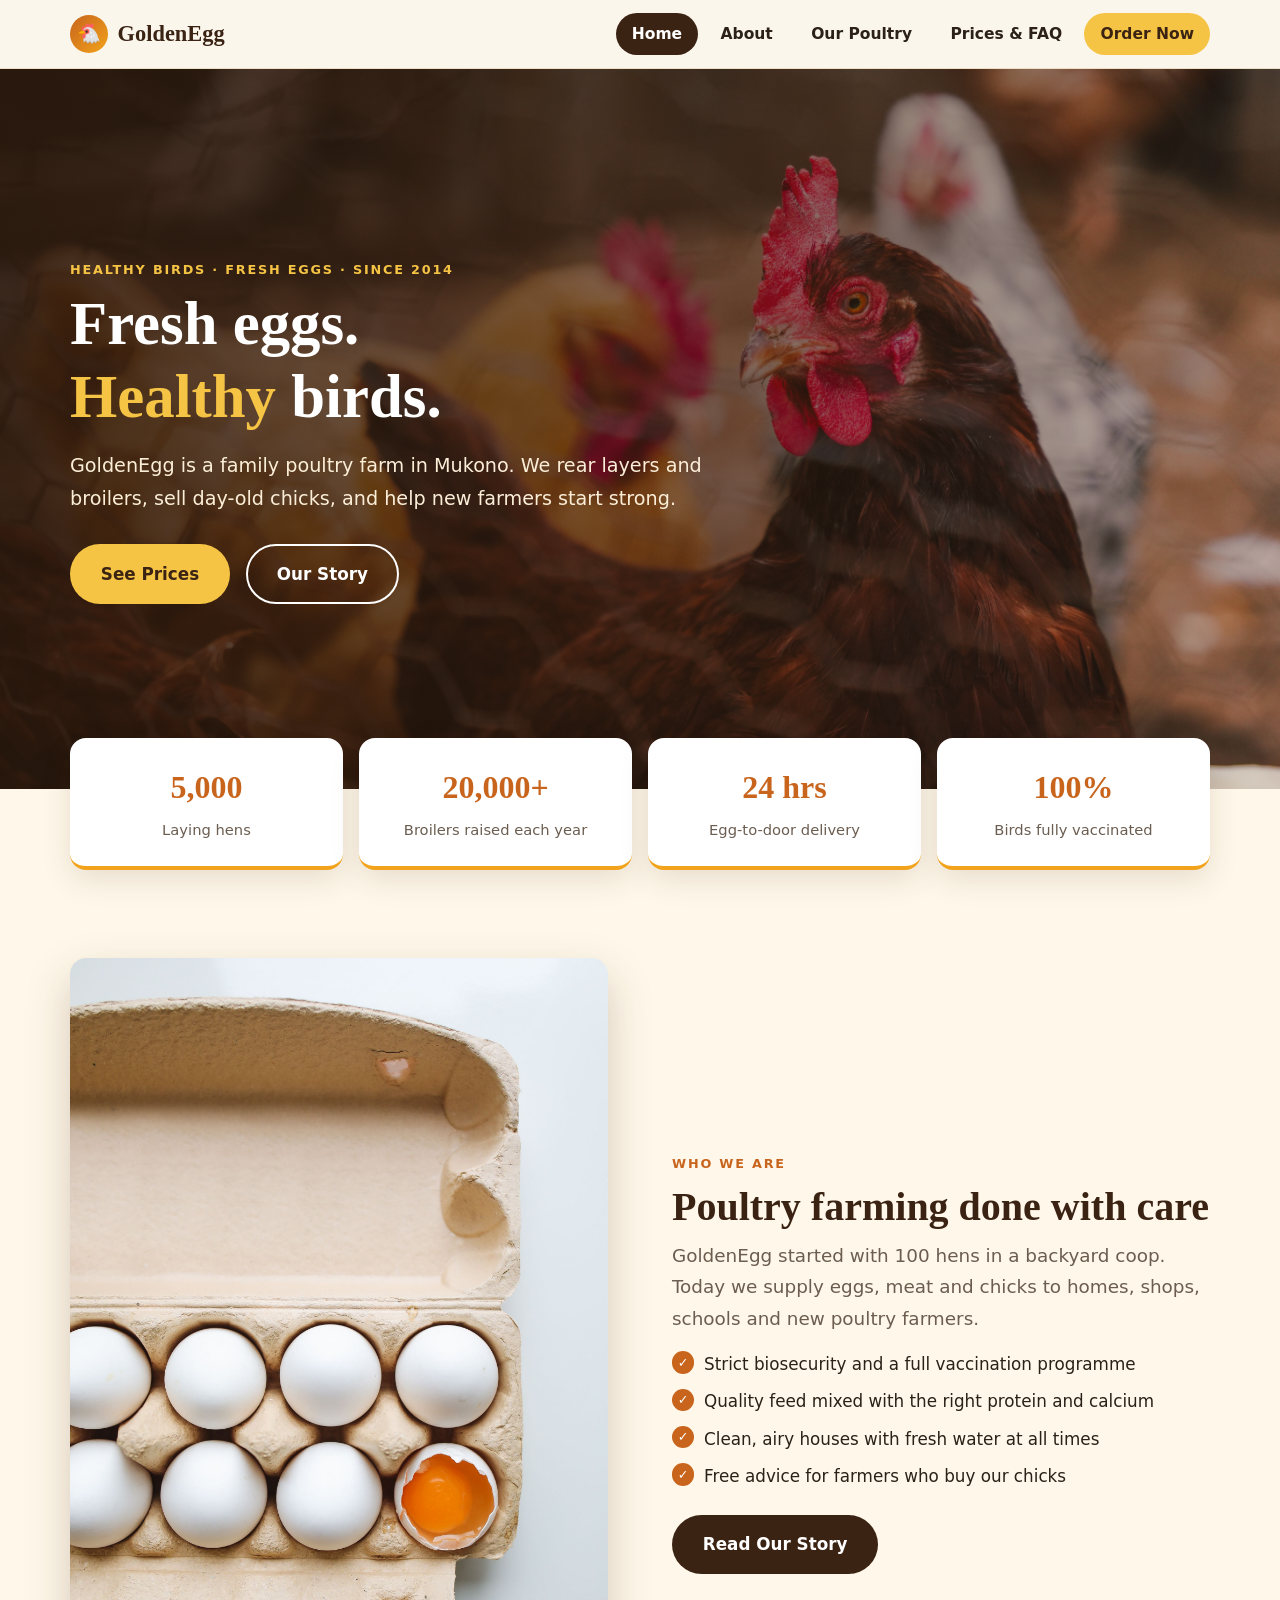
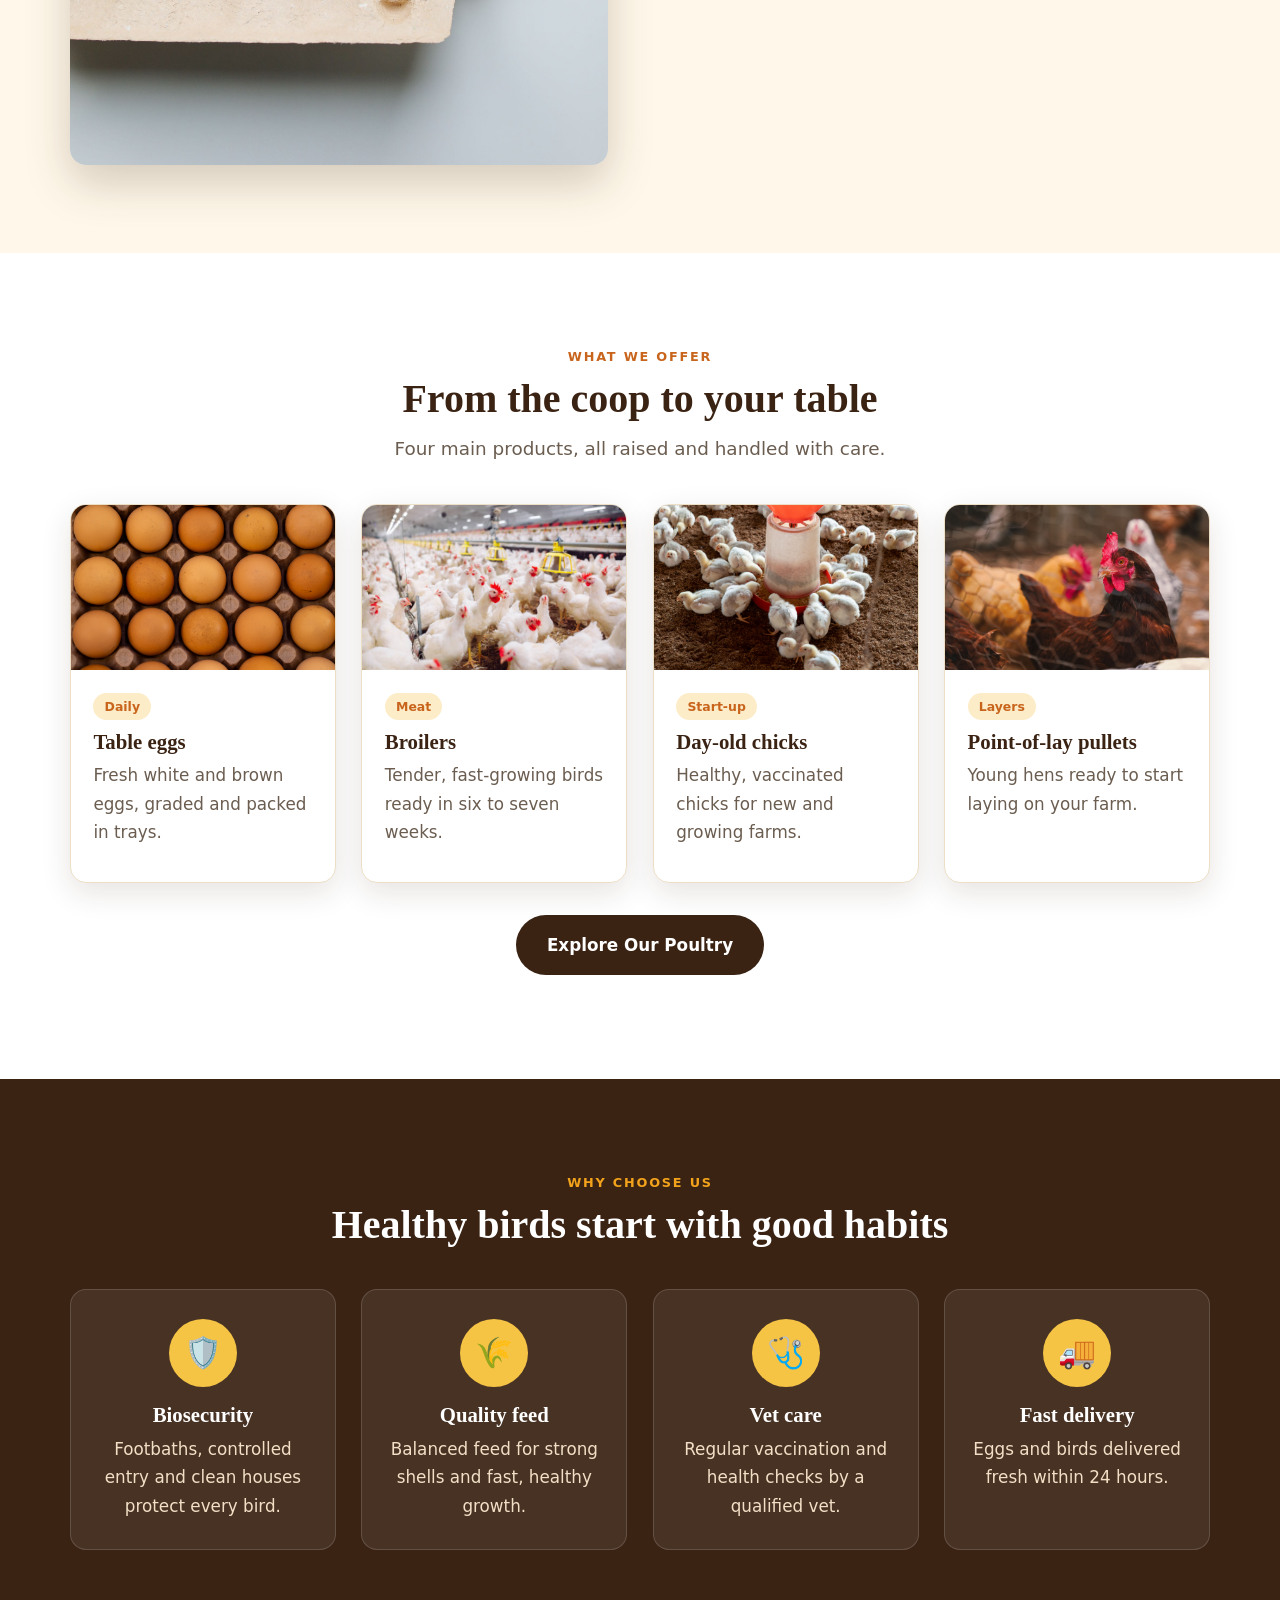
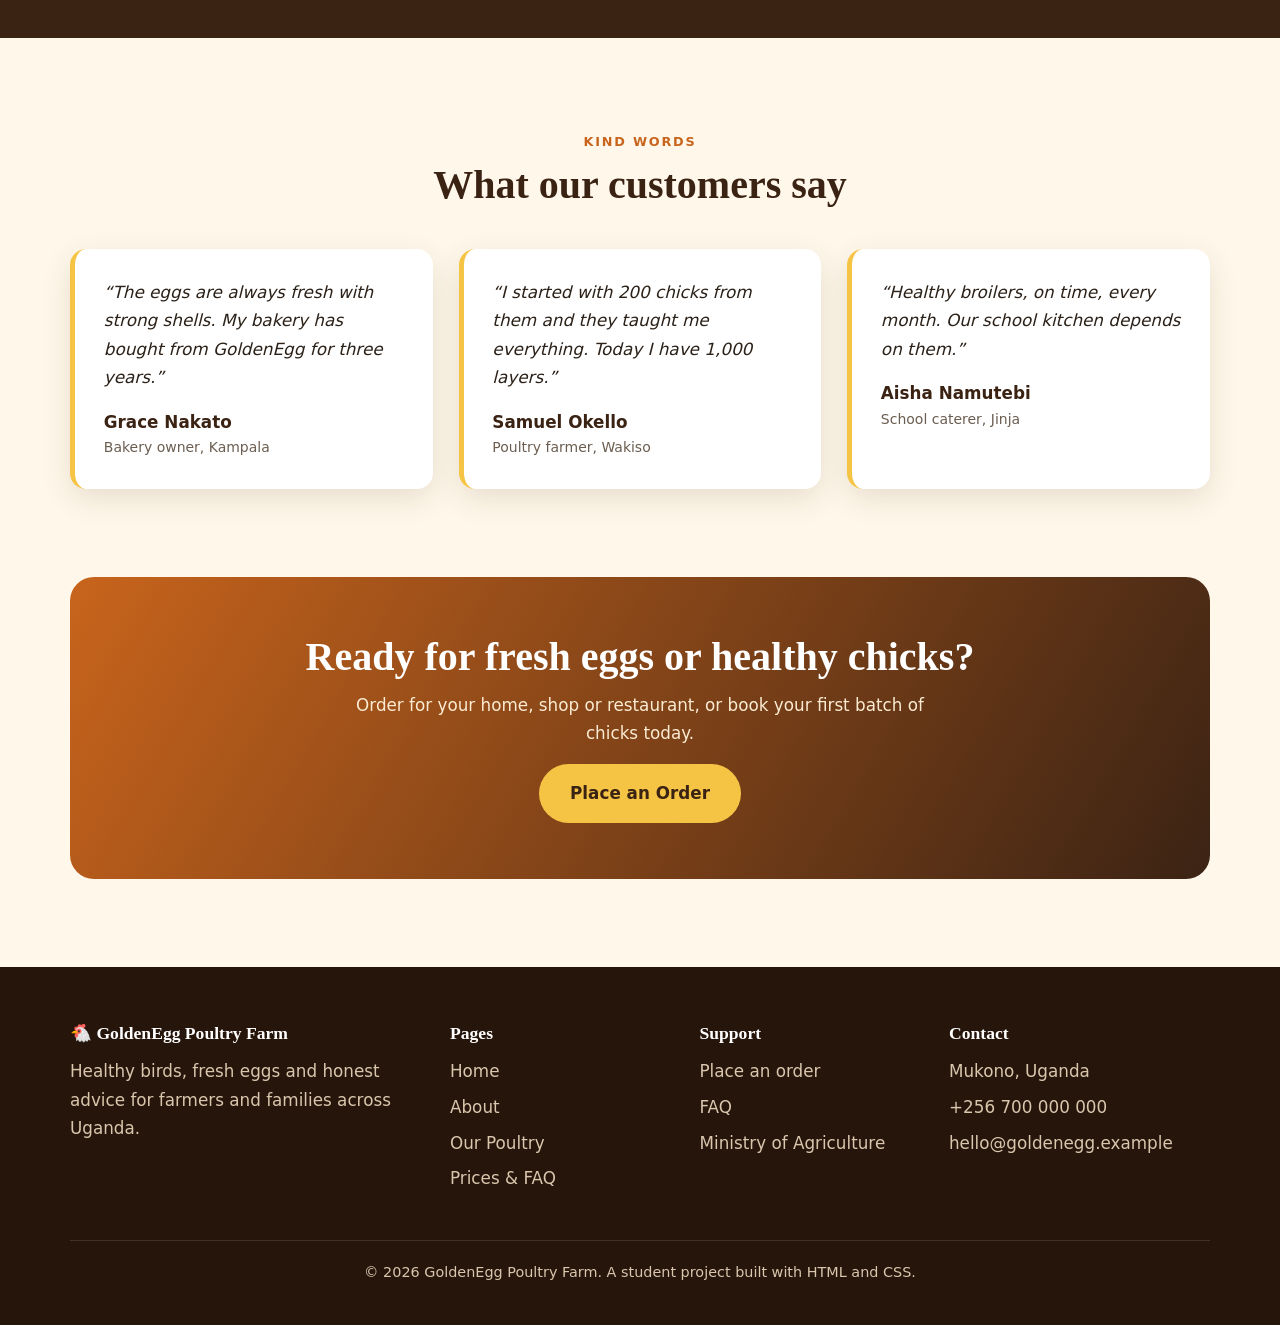
<file: goldenegg/index.html>
<!DOCTYPE html>
<html lang="en">
<head>
  <meta charset="UTF-8">
  <meta name="viewport" content="width=device-width, initial-scale=1.0">
  <meta name="description" content="GoldenEgg Poultry Farm sells fresh eggs, broilers, day-old chicks and layers in Uganda.">
  <title>GoldenEgg Poultry Farm | Fresh Eggs and Healthy Birds</title>
  <link rel="icon" href="images/favicon.svg" type="image/svg+xml">
  <link rel="stylesheet" href="style.css">
</head>
<body>

  <header class="site-header">
    <div class="container header-inner">
      <a href="index.html" class="brand"><span class="brand-mark">&#128020;</span> GoldenEgg</a>
      <input type="checkbox" id="nav-toggle" class="nav-toggle" aria-label="Toggle menu">
      <label for="nav-toggle" class="burger" aria-hidden="true">&#9776;</label>
      <nav class="main-nav" aria-label="Main navigation">
        <ul>
          <li><a href="index.html" class="active">Home</a></li>
          <li><a href="about.html">About</a></li>
          <li><a href="products.html">Our Poultry</a></li>
          <li><a href="shop.html">Prices &amp; FAQ</a></li>
          <li><a href="contact.html" class="cta">Order Now</a></li>
        </ul>
      </nav>
    </div>
  </header>

  <section class="hero">
    <div class="container">
      <span class="eyebrow" style="color:var(--wheat)">Healthy birds &middot; Fresh eggs &middot; Since 2014</span>
      <h1>Fresh eggs. <span>Healthy</span> birds.</h1>
      <p>GoldenEgg is a family poultry farm in Mukono. We rear layers and broilers, sell day-old chicks, and help new farmers start strong.</p>
      <div class="hero-actions">
        <a href="shop.html" class="btn btn-primary">See Prices</a>
        <a href="about.html" class="btn btn-outline">Our Story</a>
      </div>
    </div>
  </section>

  <div class="container">
    <div class="stats">
      <div class="stat"><strong>5,000</strong><span>Laying hens</span></div>
      <div class="stat"><strong>20,000+</strong><span>Broilers raised each year</span></div>
      <div class="stat"><strong>24 hrs</strong><span>Egg-to-door delivery</span></div>
      <div class="stat"><strong>100%</strong><span>Birds fully vaccinated</span></div>
    </div>
  </div>

  <section class="section">
    <div class="container split">
      <div class="split-media">
        <img src="images/Egg (2).jpg" alt="Fresh eggs in a carton" width="600" height="450">
      </div>
      <div>
        <span class="eyebrow">Who we are</span>
        <h2>Poultry farming done with care</h2>
        <p class="lead">GoldenEgg started with 100 hens in a backyard coop. Today we supply eggs, meat and chicks to homes, shops, schools and new poultry farmers.</p>
        <ul class="check-list">
          <li>Strict biosecurity and a full vaccination programme</li>
          <li>Quality feed mixed with the right protein and calcium</li>
          <li>Clean, airy houses with fresh water at all times</li>
          <li>Free advice for farmers who buy our chicks</li>
        </ul>
        <a href="about.html" class="btn btn-green">Read Our Story</a>
      </div>
    </div>
  </section>

  <section class="section alt">
    <div class="container">
      <div class="section-head center">
        <span class="eyebrow">What we offer</span>
        <h2>From the coop to your table</h2>
        <p class="lead">Four main products, all raised and handled with care.</p>
      </div>
      <div class="grid grid-4">
        <article class="card">
          <img src="images/Egg (3).jpg" alt="Fresh brown eggs arranged in a tray" width="400" height="250" loading="lazy">
          <div class="card-body"><span class="tag">Daily</span><h3>Table eggs</h3><p>Fresh white and brown eggs, graded and packed in trays.</p></div>
        </article>
        <article class="card">
          <img src="images/p1.jpg" alt="White broiler chickens in a poultry house" width="400" height="250" loading="lazy">
          <div class="card-body"><span class="tag">Meat</span><h3>Broilers</h3><p>Tender, fast-growing birds ready in six to seven weeks.</p></div>
        </article>
        <article class="card">
          <img src="images/feeding.jpg" alt="Young chicks gathered around a feeder" width="400" height="250" loading="lazy">
          <div class="card-body"><span class="tag">Start-up</span><h3>Day-old chicks</h3><p>Healthy, vaccinated chicks for new and growing farms.</p></div>
        </article>
        <article class="card">
          <img src="images/b1.jpg" alt="A healthy hen in the poultry house" width="400" height="250" loading="lazy">
          <div class="card-body"><span class="tag">Layers</span><h3>Point-of-lay pullets</h3><p>Young hens ready to start laying on your farm.</p></div>
        </article>
      </div>
      <p class="center" style="margin-top:2rem"><a href="products.html" class="btn btn-green">Explore Our Poultry</a></p>
    </div>
  </section>

  <section class="section dark">
    <div class="container">
      <div class="section-head center">
        <span class="eyebrow">Why choose us</span>
        <h2>Healthy birds start with good habits</h2>
      </div>
      <div class="grid grid-4">
        <div class="feature"><div class="icon">&#128737;&#65039;</div><h3>Biosecurity</h3><p>Footbaths, controlled entry and clean houses protect every bird.</p></div>
        <div class="feature"><div class="icon">&#127806;</div><h3>Quality feed</h3><p>Balanced feed for strong shells and fast, healthy growth.</p></div>
        <div class="feature"><div class="icon">&#129658;</div><h3>Vet care</h3><p>Regular vaccination and health checks by a qualified vet.</p></div>
        <div class="feature"><div class="icon">&#128666;</div><h3>Fast delivery</h3><p>Eggs and birds delivered fresh within 24 hours.</p></div>
      </div>
    </div>
  </section>

  <section class="section">
    <div class="container">
      <div class="section-head center">
        <span class="eyebrow">Kind words</span>
        <h2>What our customers say</h2>
      </div>
      <div class="grid grid-3">
        <figure class="quote"><blockquote>&ldquo;The eggs are always fresh with strong shells. My bakery has bought from GoldenEgg for three years.&rdquo;</blockquote><figcaption><cite>Grace Nakato</cite><small>Bakery owner, Kampala</small></figcaption></figure>
        <figure class="quote"><blockquote>&ldquo;I started with 200 chicks from them and they taught me everything. Today I have 1,000 layers.&rdquo;</blockquote><figcaption><cite>Samuel Okello</cite><small>Poultry farmer, Wakiso</small></figcaption></figure>
        <figure class="quote"><blockquote>&ldquo;Healthy broilers, on time, every month. Our school kitchen depends on them.&rdquo;</blockquote><figcaption><cite>Aisha Namutebi</cite><small>School caterer, Jinja</small></figcaption></figure>
      </div>
    </div>
  </section>

  <section class="section" style="padding-top:0">
    <div class="container">
      <div class="cta-band">
        <h2>Ready for fresh eggs or healthy chicks?</h2>
        <p>Order for your home, shop or restaurant, or book your first batch of chicks today.</p>
        <a href="contact.html" class="btn btn-primary">Place an Order</a>
      </div>
    </div>
  </section>

  <footer class="site-footer">
    <div class="container">
      <div class="footer-grid">
        <div><h4>&#128020; GoldenEgg Poultry Farm</h4><p>Healthy birds, fresh eggs and honest advice for farmers and families across Uganda.</p></div>
        <div><h4>Pages</h4><ul><li><a href="index.html">Home</a></li><li><a href="about.html">About</a></li><li><a href="products.html">Our Poultry</a></li><li><a href="shop.html">Prices &amp; FAQ</a></li></ul></div>
        <div><h4>Support</h4><ul><li><a href="contact.html">Place an order</a></li><li><a href="shop.html#faq">FAQ</a></li><li><a href="https://www.maaif.go.ug" target="_blank" rel="noopener">Ministry of Agriculture</a></li></ul></div>
        <div><h4>Contact</h4><ul><li>Mukono, Uganda</li><li><a href="tel:+256700000000">+256 700 000 000</a></li><li><a href="mailto:hello@goldenegg.example">hello@goldenegg.example</a></li></ul></div>
      </div>
      <p class="footer-bottom">&copy; 2026 GoldenEgg Poultry Farm. A student project built with HTML and CSS.</p>
    </div>
  </footer>

</body>
</html>
</file>
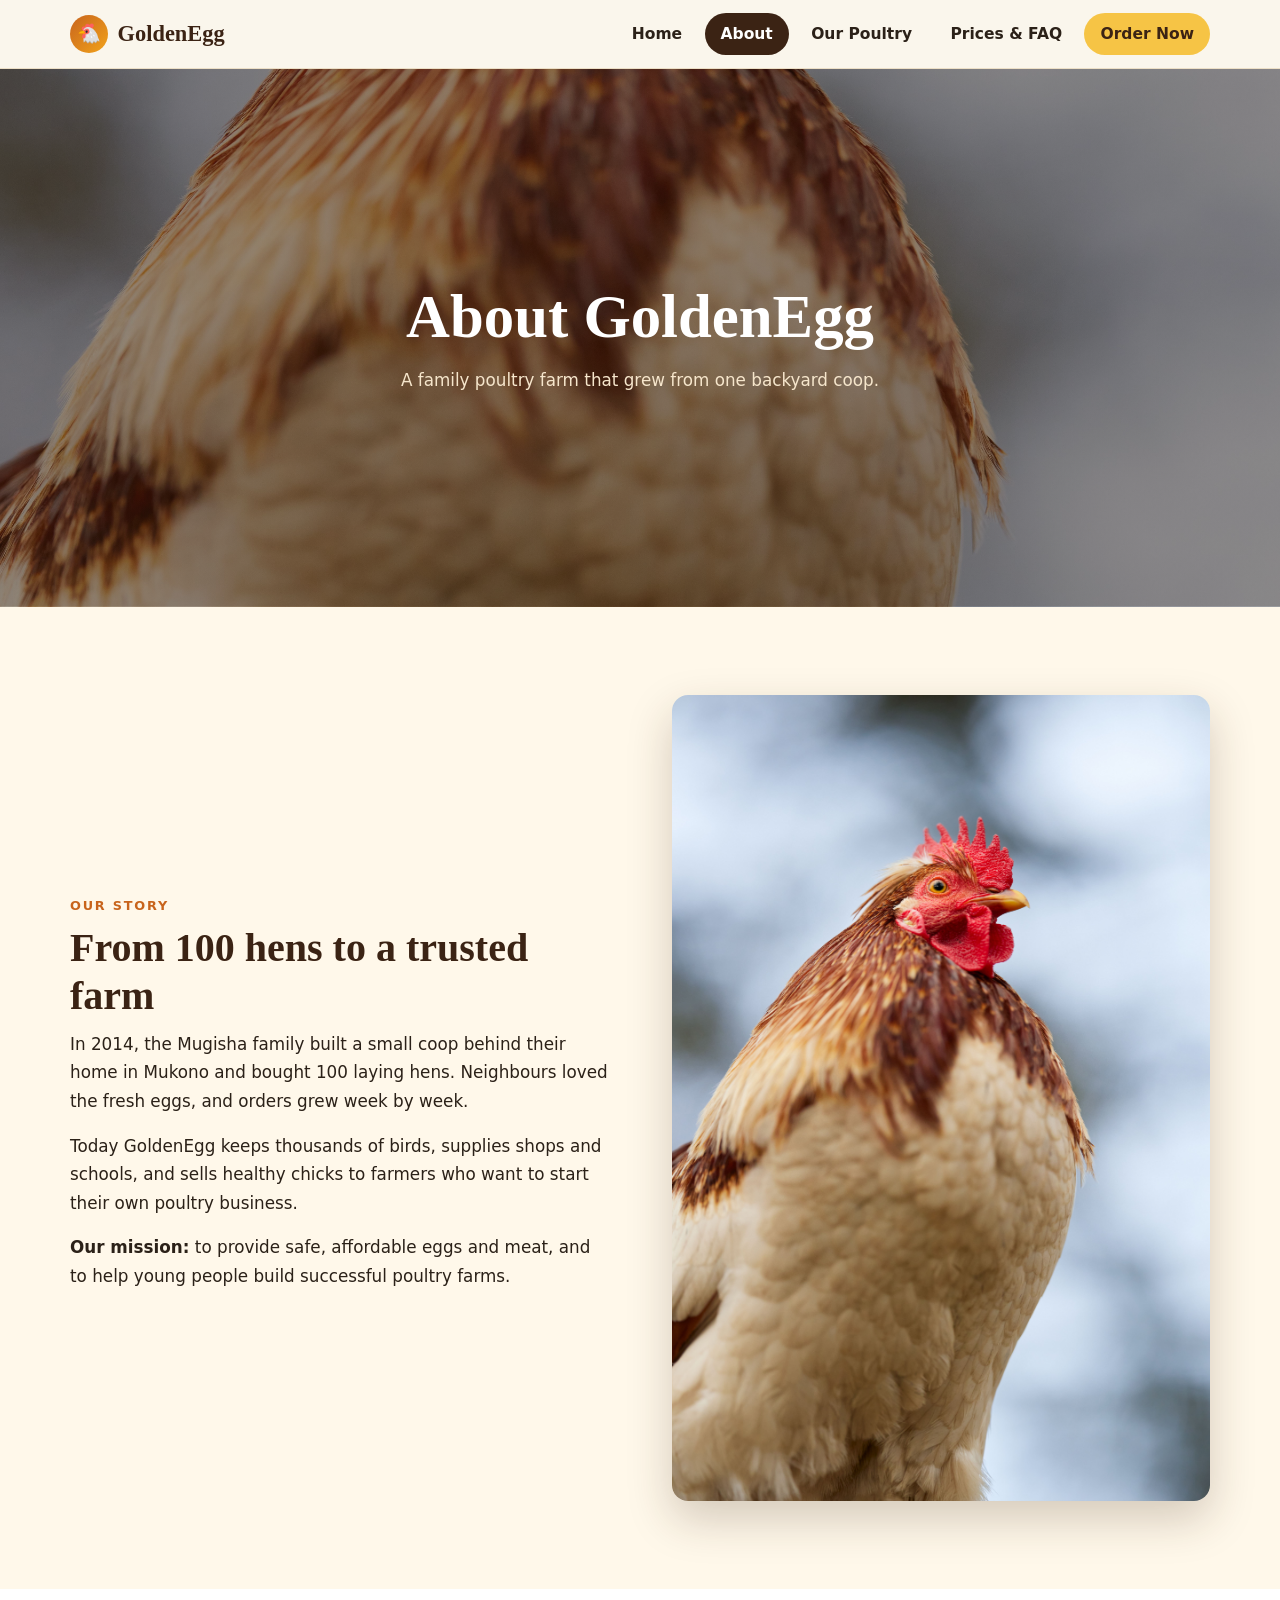
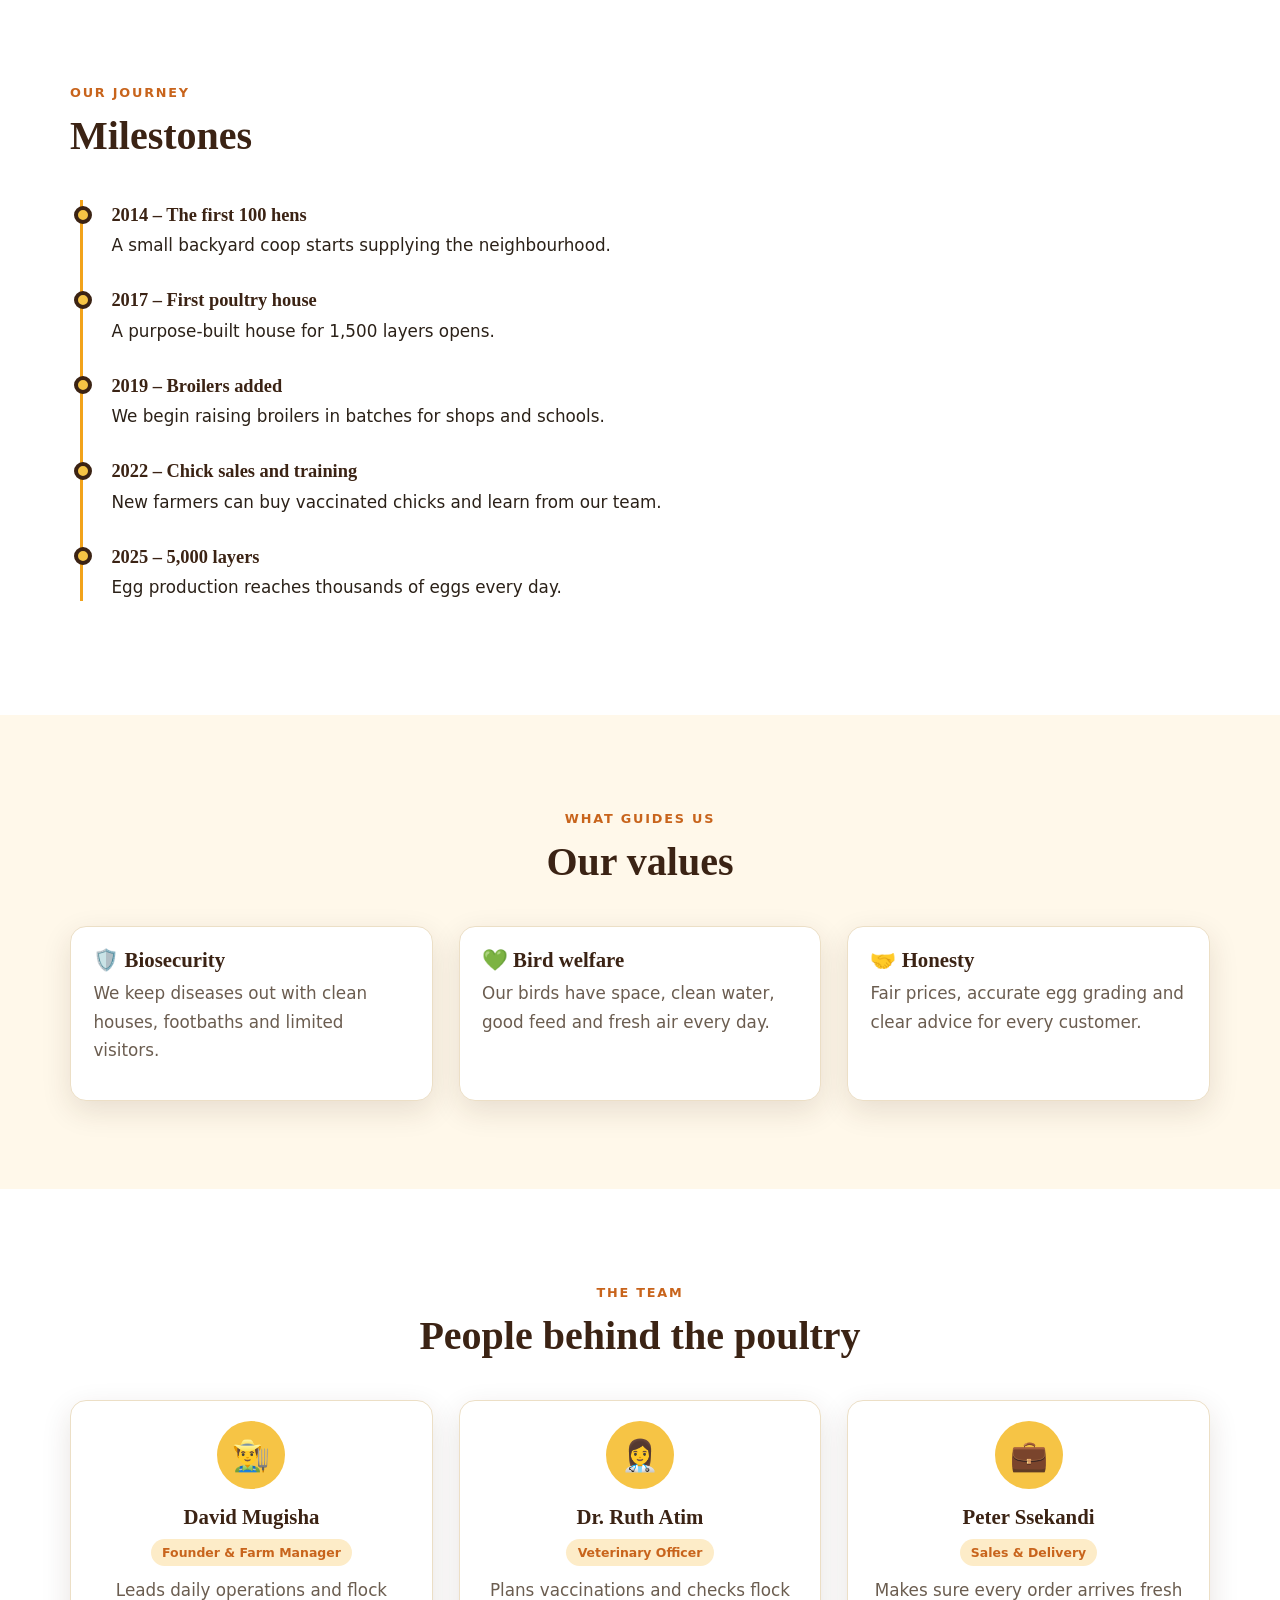
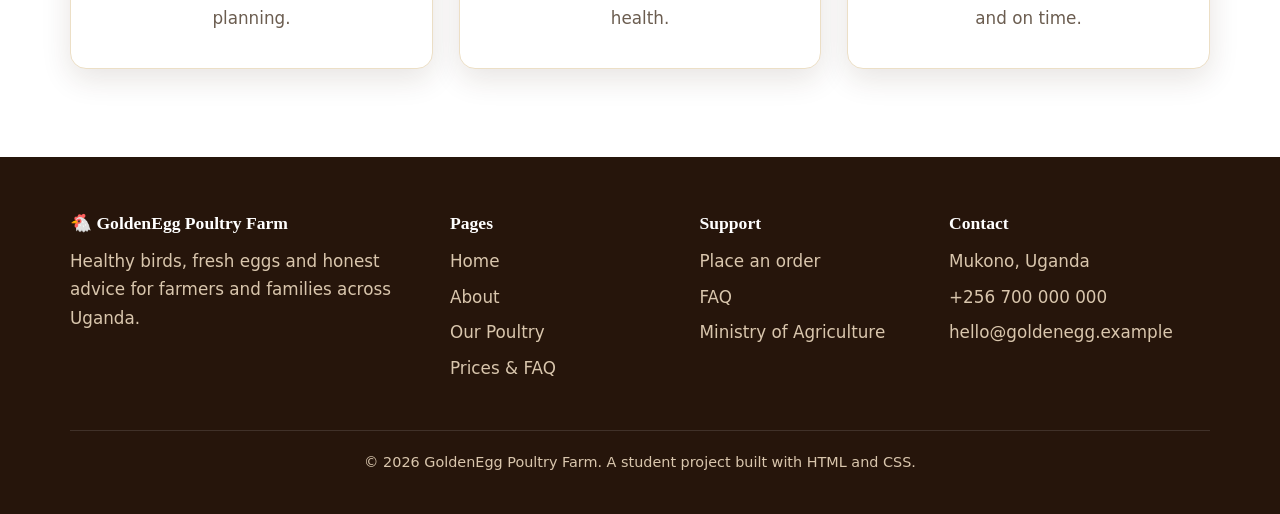
<file: goldenegg/about.html>
<!DOCTYPE html>
<html lang="en">
<head>
  <meta charset="UTF-8">
  <meta name="viewport" content="width=device-width, initial-scale=1.0">
  <meta name="description" content="The story, values and team behind GoldenEgg Poultry Farm.">
  <title>About Us | GoldenEgg Poultry Farm</title>
  <link rel="icon" href="images/favicon.svg" type="image/svg+xml">
  <link rel="stylesheet" href="style.css">
</head>
<body>

  <header class="site-header">
    <div class="container header-inner">
      <a href="index.html" class="brand"><span class="brand-mark">&#128020;</span> GoldenEgg</a>
      <input type="checkbox" id="nav-toggle" class="nav-toggle" aria-label="Toggle menu">
      <label for="nav-toggle" class="burger" aria-hidden="true">&#9776;</label>
      <nav class="main-nav" aria-label="Main navigation">
        <ul>
          <li><a href="index.html">Home</a></li>
          <li><a href="about.html" class="active">About</a></li>
          <li><a href="products.html">Our Poultry</a></li>
          <li><a href="shop.html">Prices &amp; FAQ</a></li>
          <li><a href="contact.html" class="cta">Order Now</a></li>
        </ul>
      </nav>
    </div>
  </header>

  <section class="page-banner photo-banner about-banner">
    <div class="container">
      <h1>About GoldenEgg</h1>
      <p>A family poultry farm that grew from one backyard coop.</p>
    </div>
  </section>

  <section class="section">
    <div class="container split">
      <div>
        <span class="eyebrow">Our story</span>
        <h2>From 100 hens to a trusted farm</h2>
        <p>In 2014, the Mugisha family built a small coop behind their home in Mukono and bought 100 laying hens. Neighbours loved the fresh eggs, and orders grew week by week.</p>
        <p>Today GoldenEgg keeps thousands of birds, supplies shops and schools, and sells healthy chicks to farmers who want to start their own poultry business.</p>
        <p><strong>Our mission:</strong> to provide safe, affordable eggs and meat, and to help young people build successful poultry farms.</p>
      </div>
      <div class="split-media">
        <img src="images/b6.jpg" alt="A healthy hen standing in a poultry house" width="600" height="400" loading="lazy">
      </div>
    </div>
  </section>

  <section class="section alt">
    <div class="container">
      <div class="section-head">
        <span class="eyebrow">Our journey</span>
        <h2>Milestones</h2>
      </div>
      <ol class="timeline">
        <li><strong>2014 &ndash; The first 100 hens</strong><br>A small backyard coop starts supplying the neighbourhood.</li>
        <li><strong>2017 &ndash; First poultry house</strong><br>A purpose-built house for 1,500 layers opens.</li>
        <li><strong>2019 &ndash; Broilers added</strong><br>We begin raising broilers in batches for shops and schools.</li>
        <li><strong>2022 &ndash; Chick sales and training</strong><br>New farmers can buy vaccinated chicks and learn from our team.</li>
        <li><strong>2025 &ndash; 5,000 layers</strong><br>Egg production reaches thousands of eggs every day.</li>
      </ol>
    </div>
  </section>

  <section class="section">
    <div class="container">
      <div class="section-head center">
        <span class="eyebrow">What guides us</span>
        <h2>Our values</h2>
      </div>
      <div class="grid grid-3">
        <article class="card"><div class="card-body"><h3>&#128737;&#65039; Biosecurity</h3><p>We keep diseases out with clean houses, footbaths and limited visitors.</p></div></article>
        <article class="card"><div class="card-body"><h3>&#128154; Bird welfare</h3><p>Our birds have space, clean water, good feed and fresh air every day.</p></div></article>
        <article class="card"><div class="card-body"><h3>&#129309; Honesty</h3><p>Fair prices, accurate egg grading and clear advice for every customer.</p></div></article>
      </div>
    </div>
  </section>

  <section class="section alt">
    <div class="container">
      <div class="section-head center">
        <span class="eyebrow">The team</span>
        <h2>People behind the poultry</h2>
      </div>
      <div class="grid grid-3">
        <article class="card"><div class="card-body center"><div class="feature" style="background:none;border:none;padding:0"><div class="icon">&#128104;&#8205;&#127806;</div></div><h3>David Mugisha</h3><span class="tag">Founder &amp; Farm Manager</span><p>Leads daily operations and flock planning.</p></div></article>
        <article class="card"><div class="card-body center"><div class="feature" style="background:none;border:none;padding:0"><div class="icon">&#128105;&#8205;&#9877;&#65039;</div></div><h3>Dr. Ruth Atim</h3><span class="tag">Veterinary Officer</span><p>Plans vaccinations and checks flock health.</p></div></article>
        <article class="card"><div class="card-body center"><div class="feature" style="background:none;border:none;padding:0"><div class="icon">&#128188;</div></div><h3>Peter Ssekandi</h3><span class="tag">Sales &amp; Delivery</span><p>Makes sure every order arrives fresh and on time.</p></div></article>
      </div>
    </div>
  </section>

  <footer class="site-footer">
    <div class="container">
      <div class="footer-grid">
        <div><h4>&#128020; GoldenEgg Poultry Farm</h4><p>Healthy birds, fresh eggs and honest advice for farmers and families across Uganda.</p></div>
        <div><h4>Pages</h4><ul><li><a href="index.html">Home</a></li><li><a href="about.html">About</a></li><li><a href="products.html">Our Poultry</a></li><li><a href="shop.html">Prices &amp; FAQ</a></li></ul></div>
        <div><h4>Support</h4><ul><li><a href="contact.html">Place an order</a></li><li><a href="shop.html#faq">FAQ</a></li><li><a href="https://www.maaif.go.ug" target="_blank" rel="noopener">Ministry of Agriculture</a></li></ul></div>
        <div><h4>Contact</h4><ul><li>Mukono, Uganda</li><li><a href="tel:+256700000000">+256 700 000 000</a></li><li><a href="mailto:hello@goldenegg.example">hello@goldenegg.example</a></li></ul></div>
      </div>
      <p class="footer-bottom">&copy; 2026 GoldenEgg Poultry Farm. A student project built with HTML and CSS.</p>
    </div>
  </footer>

</body>
</html>
</file>
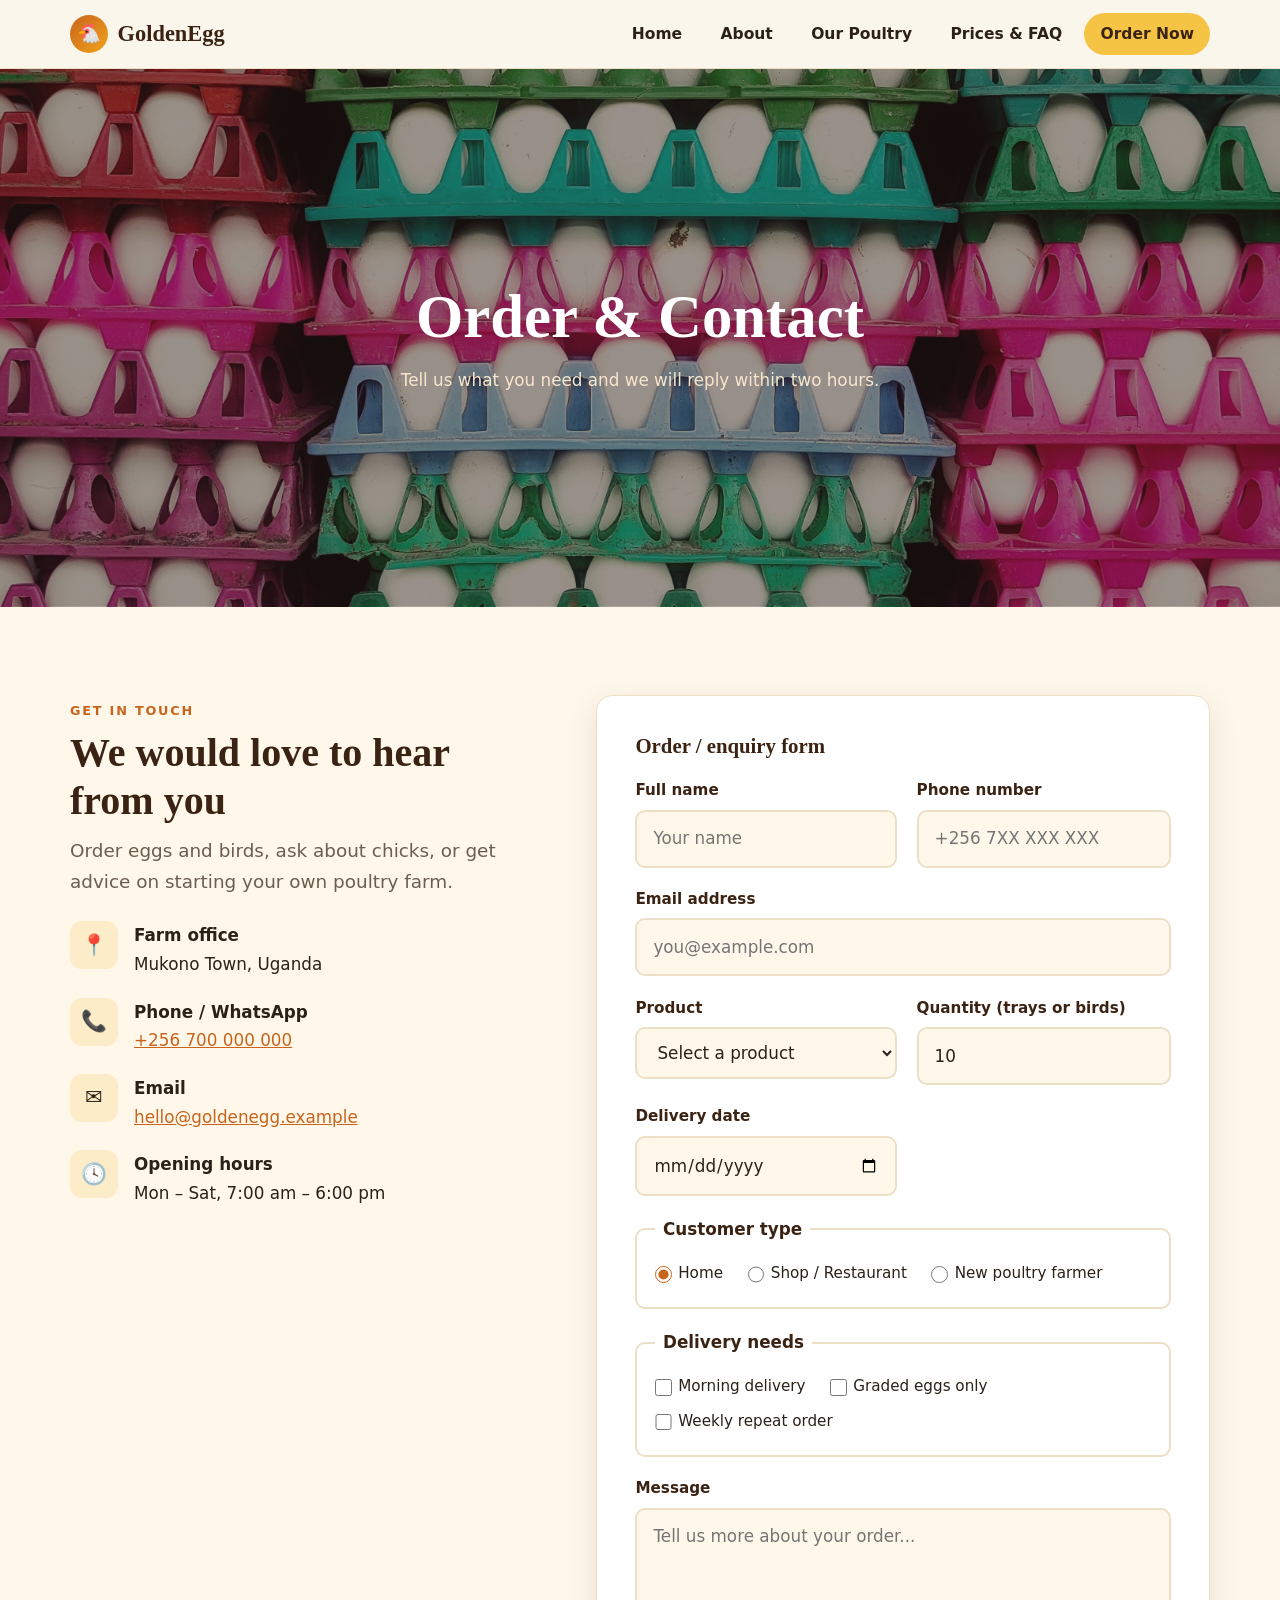
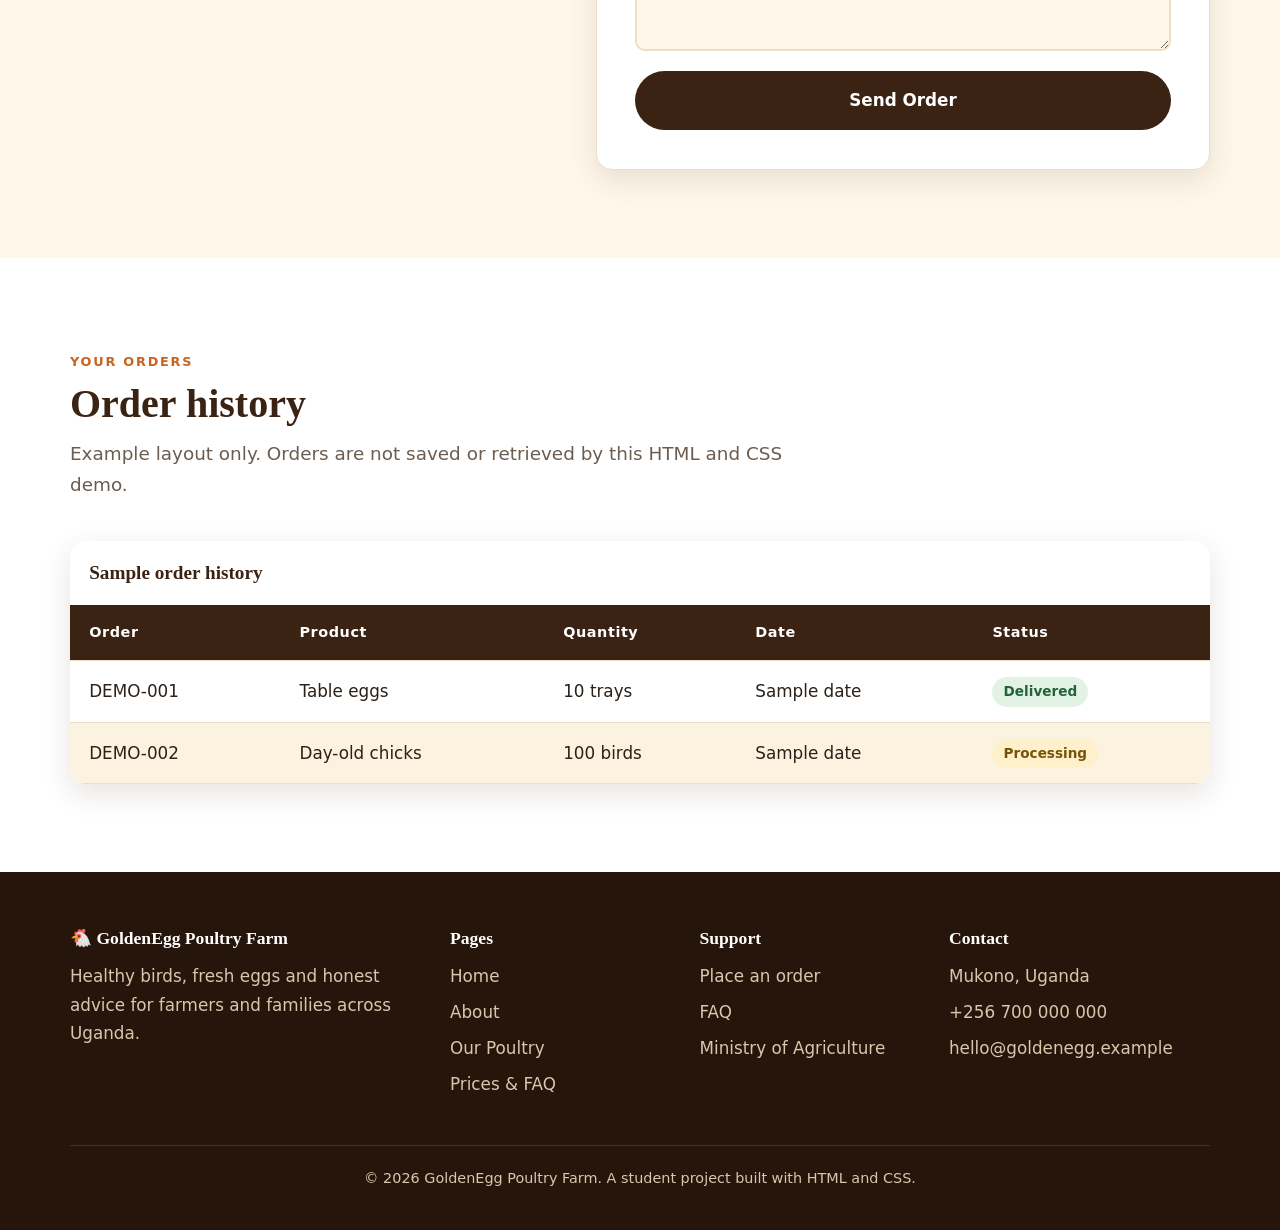
<file: goldenegg/contact.html>
<!DOCTYPE html>
<html lang="en">
<head>
  <meta charset="UTF-8">
  <meta name="viewport" content="width=device-width, initial-scale=1.0">
  <meta name="description" content="Order eggs, broilers and chicks or ask for advice from GoldenEgg Poultry Farm.">
  <title>Order &amp; Contact | GoldenEgg Poultry Farm</title>
  <link rel="icon" href="images/favicon.svg" type="image/svg+xml">
  <link rel="stylesheet" href="style.css">
</head>
<body>

  <header class="site-header">
    <div class="container header-inner">
      <a href="index.html" class="brand"><span class="brand-mark">&#128020;</span> GoldenEgg</a>
      <input type="checkbox" id="nav-toggle" class="nav-toggle" aria-label="Toggle menu">
      <label for="nav-toggle" class="burger" aria-hidden="true">&#9776;</label>
      <nav class="main-nav" aria-label="Main navigation">
        <ul>
          <li><a href="index.html">Home</a></li>
          <li><a href="about.html">About</a></li>
          <li><a href="products.html">Our Poultry</a></li>
          <li><a href="shop.html">Prices &amp; FAQ</a></li>
          <li><a href="contact.html" class="active cta">Order Now</a></li>
        </ul>
      </nav>
    </div>
  </header>

  <section class="page-banner photo-banner contact-banner">
    <div class="container">
      <h1>Order &amp; Contact</h1>
      <p>Tell us what you need and we will reply within two hours.</p>
    </div>
  </section>

  <section class="section">
    <div class="container split" style="align-items:start">
      <div>
        <span class="eyebrow">Get in touch</span>
        <h2>We would love to hear from you</h2>
        <p class="lead">Order eggs and birds, ask about chicks, or get advice on starting your own poultry farm.</p>
        <ul class="contact-list" style="margin-top:1.5rem">
          <li><span class="icon">&#128205;</span><div><strong>Farm office</strong><br>Mukono Town, Uganda</div></li>
          <li><span class="icon">&#128222;</span><div><strong>Phone / WhatsApp</strong><br><a href="tel:+256700000000">+256 700 000 000</a></div></li>
          <li><span class="icon">&#9993;&#65039;</span><div><strong>Email</strong><br><a href="mailto:hello@goldenegg.example">hello@goldenegg.example</a></div></li>
          <li><span class="icon">&#128339;</span><div><strong>Opening hours</strong><br>Mon &ndash; Sat, 7:00 am &ndash; 6:00 pm</div></li>
        </ul>
      </div>

      <form class="form-card" action="#" method="post">
        <h3 style="margin-bottom:1.2rem">Order / enquiry form</h3>
        <div class="form-grid">
          <div class="form-row">
            <label for="name">Full name</label>
            <input type="text" id="name" name="name" placeholder="Your name" required>
          </div>
          <div class="form-row">
            <label for="phone">Phone number</label>
            <input type="tel" id="phone" name="phone" placeholder="+256 7XX XXX XXX" required>
          </div>
          <div class="form-row full">
            <label for="email">Email address</label>
            <input type="email" id="email" name="email" placeholder="you@example.com" required>
          </div>
          <div class="form-row">
            <label for="product">Product</label>
            <select id="product" name="product" required>
              <option value="">Select a product</option>
              <option>Table eggs</option>
              <option>Broilers (live or dressed)</option>
              <option>Day-old chicks</option>
              <option>Point-of-lay pullets</option>
              <option>Poultry manure</option>
            </select>
          </div>
          <div class="form-row">
            <label for="qty">Quantity (trays or birds)</label>
            <input type="number" id="qty" name="qty" min="1" value="10">
          </div>
          <div class="form-row">
            <label for="date">Delivery date</label>
            <input type="date" id="date" name="date">
          </div>
          <div class="form-row full">
            <fieldset>
              <legend>Customer type</legend>
              <label><input type="radio" name="type" value="home" checked> Home</label>
              <label><input type="radio" name="type" value="business"> Shop / Restaurant</label>
              <label><input type="radio" name="type" value="farmer"> New poultry farmer</label>
            </fieldset>
          </div>
          <div class="form-row full">
            <fieldset>
              <legend>Delivery needs</legend>
              <label><input type="checkbox" name="needs" value="morning"> Morning delivery</label>
              <label><input type="checkbox" name="needs" value="graded"> Graded eggs only</label>
              <label><input type="checkbox" name="needs" value="weekly"> Weekly repeat order</label>
            </fieldset>
          </div>
          <div class="form-row full">
            <label for="msg">Message</label>
            <textarea id="msg" name="msg" rows="4" placeholder="Tell us more about your order..."></textarea>
          </div>
          <div class="form-row full">
            <button type="submit" class="btn btn-green">Send Order</button>
          </div>
        </div>
      </form>
    </div>
  </section>

  <section class="section alt" aria-labelledby="order-history-title">
    <div class="container">
      <div class="section-head">
        <span class="eyebrow">Your orders</span>
        <h2 id="order-history-title">Order history</h2>
        <p class="lead">Example layout only. Orders are not saved or retrieved by this HTML and CSS demo.</p>
      </div>
      <div class="table-wrap">
        <table>
          <caption>Sample order history</caption>
          <thead>
            <tr><th>Order</th><th>Product</th><th>Quantity</th><th>Date</th><th>Status</th></tr>
          </thead>
          <tbody>
            <tr><td>DEMO-001</td><td>Table eggs</td><td>10 trays</td><td>Sample date</td><td><span class="order-status delivered">Delivered</span></td></tr>
            <tr><td>DEMO-002</td><td>Day-old chicks</td><td>100 birds</td><td>Sample date</td><td><span class="order-status pending">Processing</span></td></tr>
          </tbody>
        </table>
      </div>
    </div>
  </section>

  <footer class="site-footer">
    <div class="container">
      <div class="footer-grid">
        <div><h4>&#128020; GoldenEgg Poultry Farm</h4><p>Healthy birds, fresh eggs and honest advice for farmers and families across Uganda.</p></div>
        <div><h4>Pages</h4><ul><li><a href="index.html">Home</a></li><li><a href="about.html">About</a></li><li><a href="products.html">Our Poultry</a></li><li><a href="shop.html">Prices &amp; FAQ</a></li></ul></div>
        <div><h4>Support</h4><ul><li><a href="contact.html">Place an order</a></li><li><a href="shop.html#faq">FAQ</a></li><li><a href="https://www.maaif.go.ug" target="_blank" rel="noopener">Ministry of Agriculture</a></li></ul></div>
        <div><h4>Contact</h4><ul><li>Mukono, Uganda</li><li><a href="tel:+256700000000">+256 700 000 000</a></li><li><a href="mailto:hello@goldenegg.example">hello@goldenegg.example</a></li></ul></div>
      </div>
      <p class="footer-bottom">&copy; 2026 GoldenEgg Poultry Farm. A student project built with HTML and CSS.</p>
    </div>
  </footer>

</body>
</html>
</file>
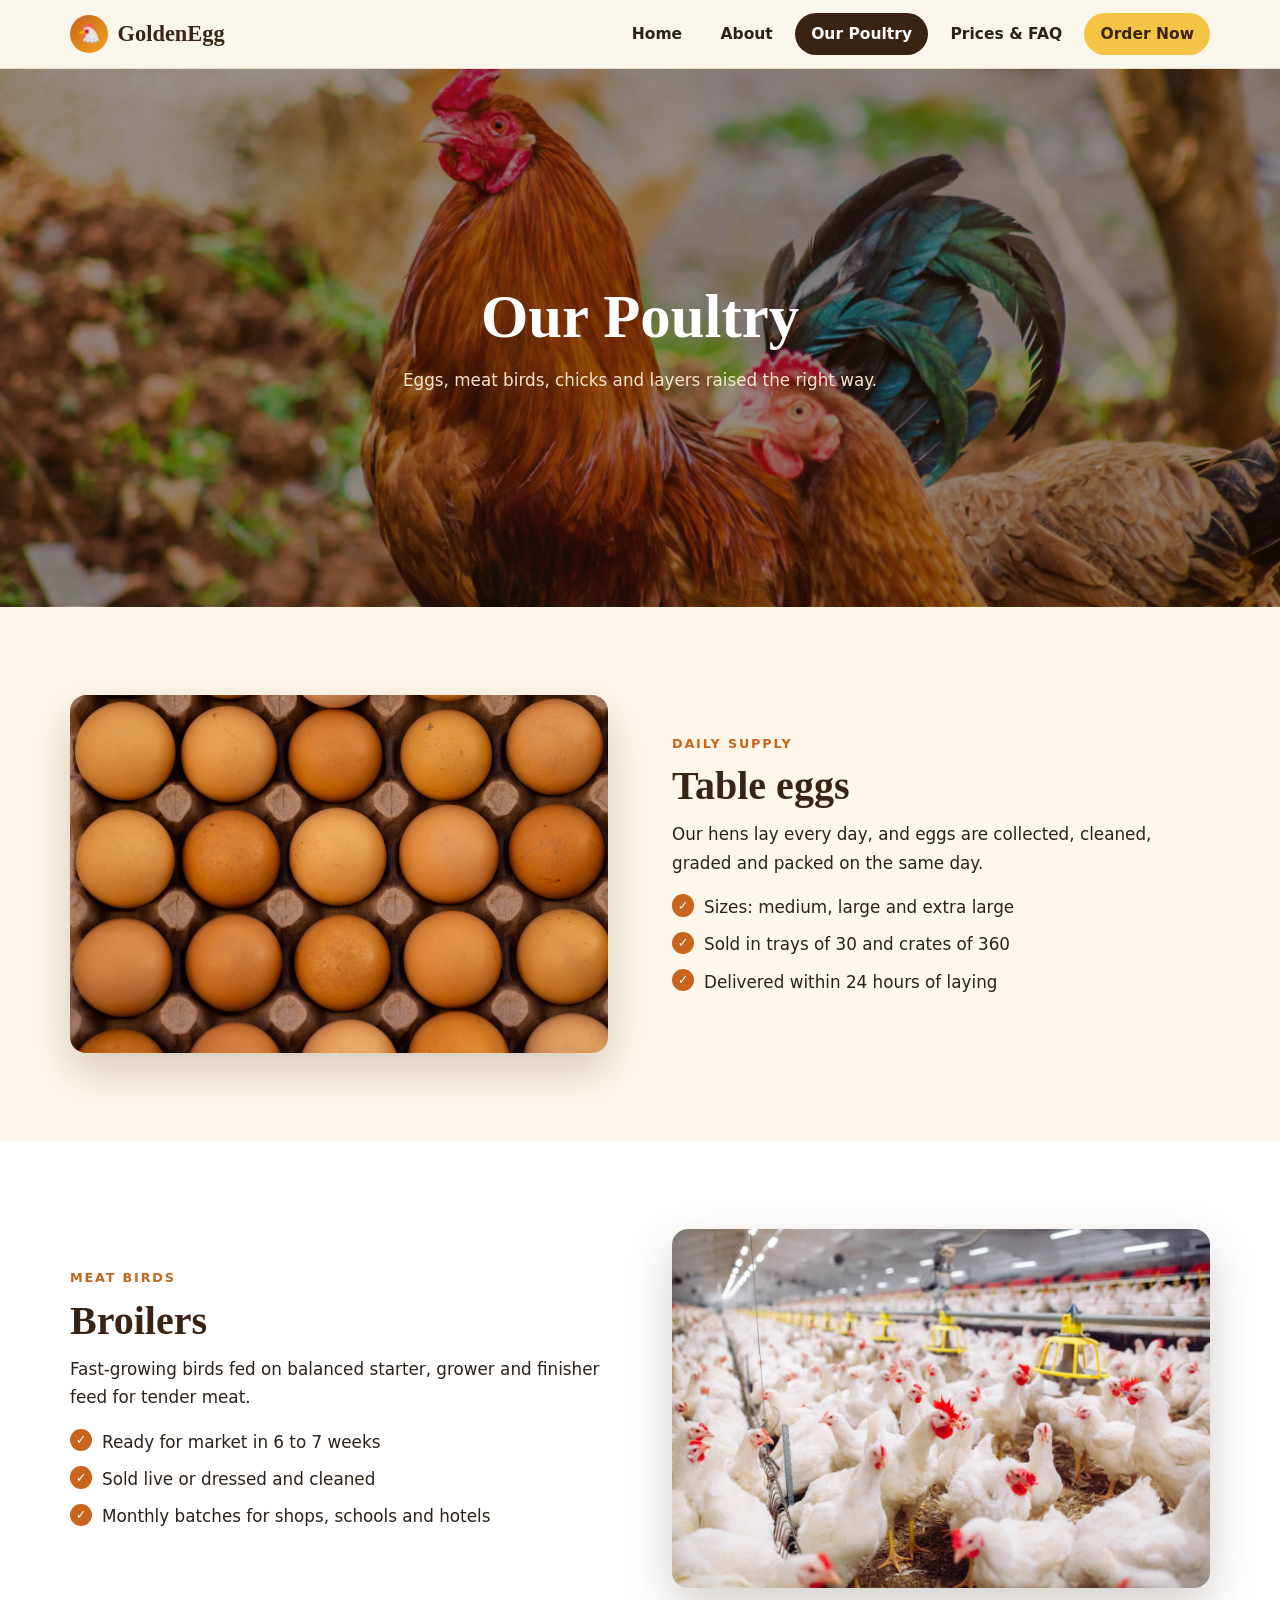
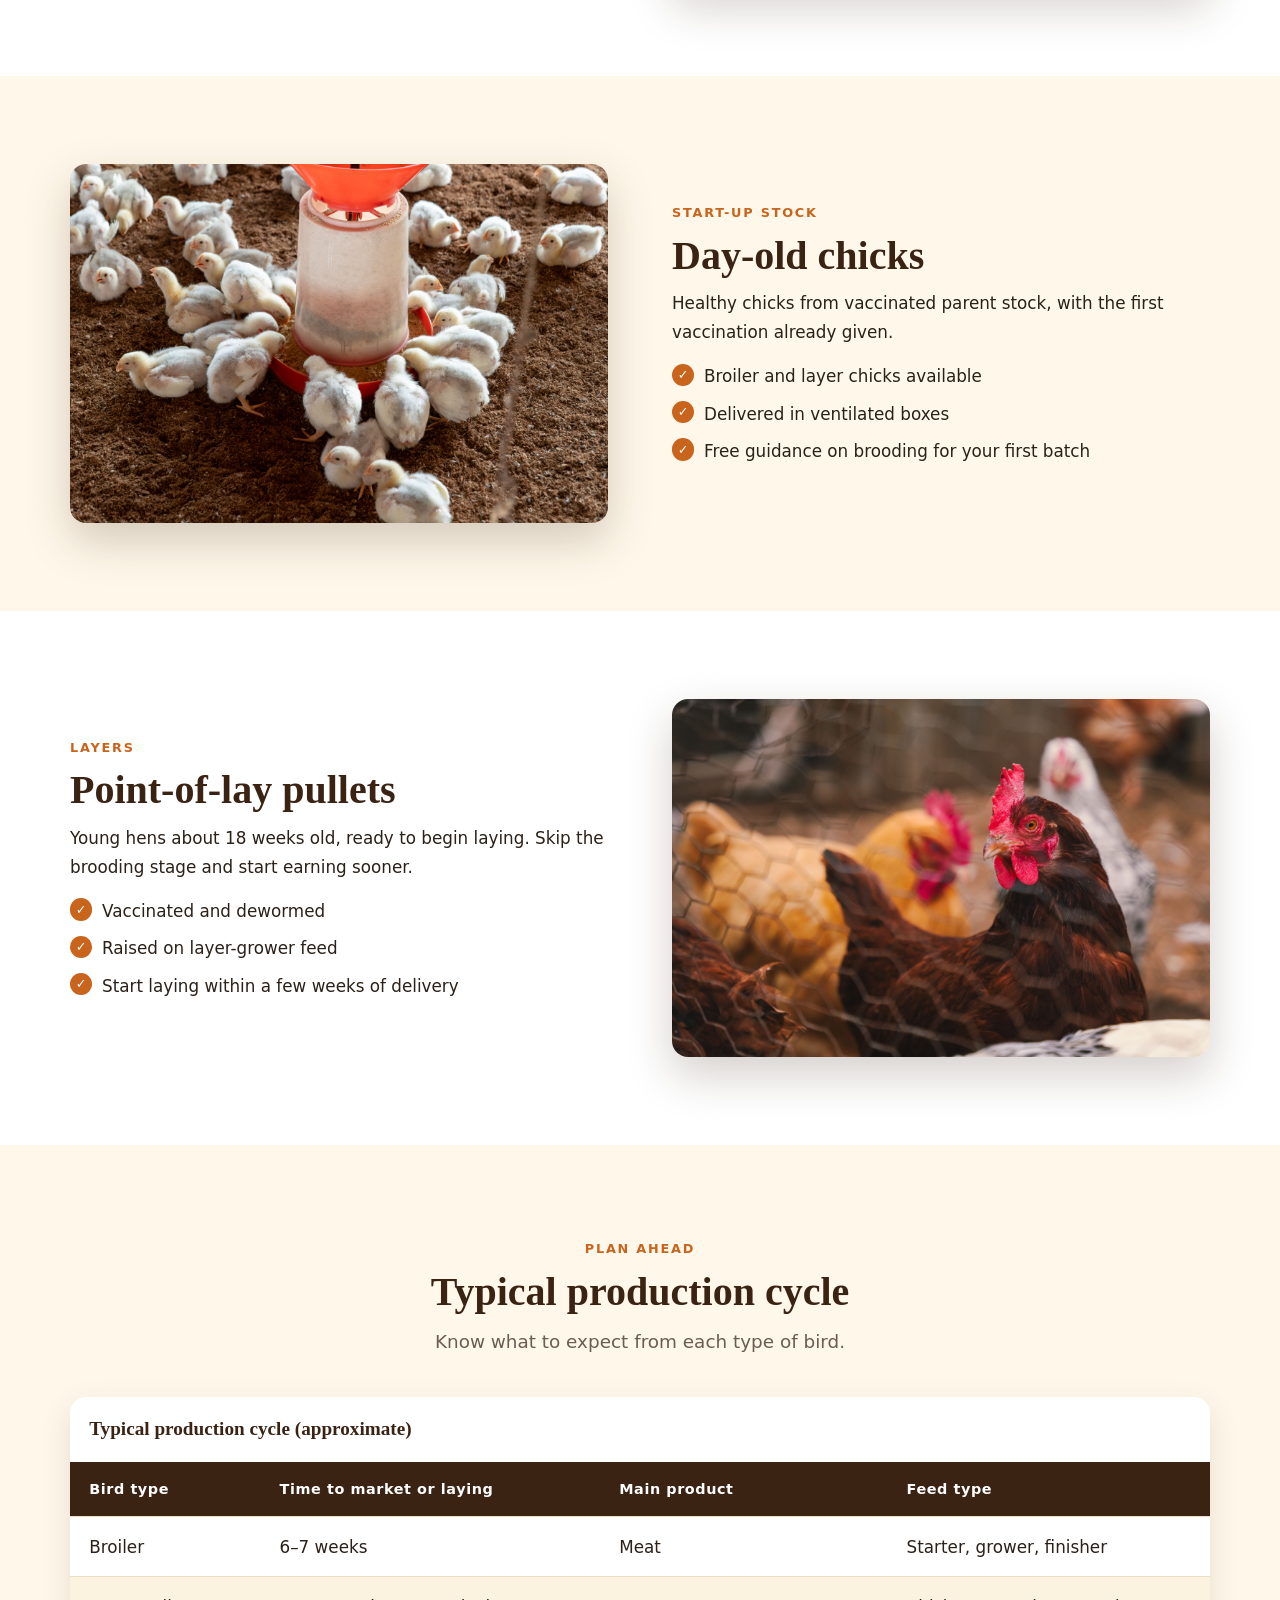
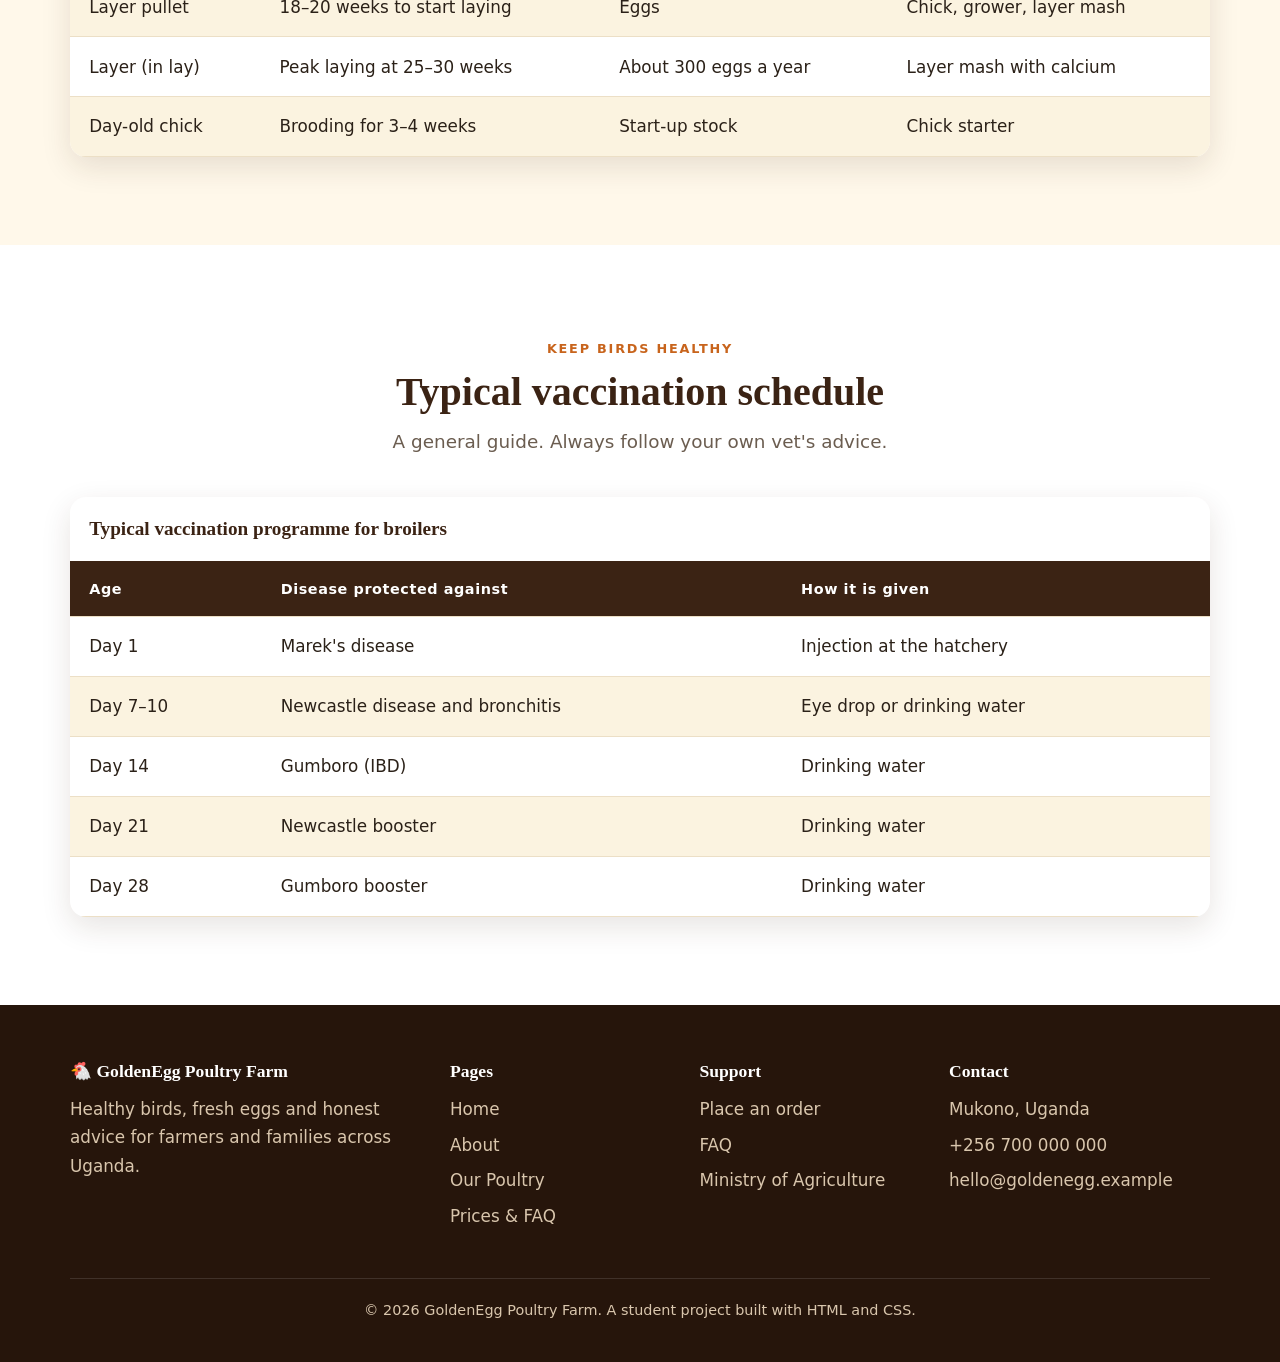
<file: goldenegg/products.html>
<!DOCTYPE html>
<html lang="en">
<head>
  <meta charset="UTF-8">
  <meta name="viewport" content="width=device-width, initial-scale=1.0">
  <meta name="description" content="Eggs, broilers, day-old chicks and point-of-lay pullets, with production and vaccination guides.">
  <title>Our Poultry | GoldenEgg Poultry Farm</title>
  <link rel="icon" href="images/favicon.svg" type="image/svg+xml">
  <link rel="stylesheet" href="style.css">
</head>
<body>

  <header class="site-header">
    <div class="container header-inner">
      <a href="index.html" class="brand"><span class="brand-mark">&#128020;</span> GoldenEgg</a>
      <input type="checkbox" id="nav-toggle" class="nav-toggle" aria-label="Toggle menu">
      <label for="nav-toggle" class="burger" aria-hidden="true">&#9776;</label>
      <nav class="main-nav" aria-label="Main navigation">
        <ul>
          <li><a href="index.html">Home</a></li>
          <li><a href="about.html">About</a></li>
          <li><a href="products.html" class="active">Our Poultry</a></li>
          <li><a href="shop.html">Prices &amp; FAQ</a></li>
          <li><a href="contact.html" class="cta">Order Now</a></li>
        </ul>
      </nav>
    </div>
  </header>

  <section class="page-banner photo-banner products-banner">
    <div class="container">
      <h1>Our Poultry</h1>
      <p>Eggs, meat birds, chicks and layers raised the right way.</p>
    </div>
  </section>

  <section class="section" id="eggs">
    <div class="container split">
      <div class="split-media"><img src="images/Egg (3).jpg" alt="Fresh brown eggs arranged in a tray" width="600" height="400" loading="lazy"></div>
      <div>
        <span class="eyebrow">Daily supply</span>
        <h2>Table eggs</h2>
        <p>Our hens lay every day, and eggs are collected, cleaned, graded and packed on the same day.</p>
        <ul class="check-list">
          <li>Sizes: medium, large and extra large</li>
          <li>Sold in trays of 30 and crates of 360</li>
          <li>Delivered within 24 hours of laying</li>
        </ul>
      </div>
    </div>
  </section>

  <section class="section alt" id="broilers">
    <div class="container split reverse">
      <div class="split-media"><img src="images/p1.jpg" alt="White broiler chickens in a poultry house" width="600" height="400" loading="lazy"></div>
      <div>
        <span class="eyebrow">Meat birds</span>
        <h2>Broilers</h2>
        <p>Fast-growing birds fed on balanced starter, grower and finisher feed for tender meat.</p>
        <ul class="check-list">
          <li>Ready for market in 6 to 7 weeks</li>
          <li>Sold live or dressed and cleaned</li>
          <li>Monthly batches for shops, schools and hotels</li>
        </ul>
      </div>
    </div>
  </section>

  <section class="section" id="chicks">
    <div class="container split">
      <div class="split-media"><img src="images/feeding.jpg" alt="Young chicks gathered around a feeder" width="600" height="400" loading="lazy"></div>
      <div>
        <span class="eyebrow">Start-up stock</span>
        <h2>Day-old chicks</h2>
        <p>Healthy chicks from vaccinated parent stock, with the first vaccination already given.</p>
        <ul class="check-list">
          <li>Broiler and layer chicks available</li>
          <li>Delivered in ventilated boxes</li>
          <li>Free guidance on brooding for your first batch</li>
        </ul>
      </div>
    </div>
  </section>

  <section class="section alt" id="pullets">
    <div class="container split reverse">
      <div class="split-media"><img src="images/b1.jpg" alt="Healthy laying hens in a poultry house" width="600" height="400" loading="lazy"></div>
      <div>
        <span class="eyebrow">Layers</span>
        <h2>Point-of-lay pullets</h2>
        <p>Young hens about 18 weeks old, ready to begin laying. Skip the brooding stage and start earning sooner.</p>
        <ul class="check-list">
          <li>Vaccinated and dewormed</li>
          <li>Raised on layer-grower feed</li>
          <li>Start laying within a few weeks of delivery</li>
        </ul>
      </div>
    </div>
  </section>

  <section class="section">
    <div class="container">
      <div class="section-head center">
        <span class="eyebrow">Plan ahead</span>
        <h2>Typical production cycle</h2>
        <p class="lead">Know what to expect from each type of bird.</p>
      </div>
      <div class="table-wrap">
        <table>
          <caption>Typical production cycle (approximate)</caption>
          <thead>
            <tr><th>Bird type</th><th>Time to market or laying</th><th>Main product</th><th>Feed type</th></tr>
          </thead>
          <tbody>
            <tr><td>Broiler</td><td>6&ndash;7 weeks</td><td>Meat</td><td>Starter, grower, finisher</td></tr>
            <tr><td>Layer pullet</td><td>18&ndash;20 weeks to start laying</td><td>Eggs</td><td>Chick, grower, layer mash</td></tr>
            <tr><td>Layer (in lay)</td><td>Peak laying at 25&ndash;30 weeks</td><td>About 300 eggs a year</td><td>Layer mash with calcium</td></tr>
            <tr><td>Day-old chick</td><td>Brooding for 3&ndash;4 weeks</td><td>Start-up stock</td><td>Chick starter</td></tr>
          </tbody>
        </table>
      </div>
    </div>
  </section>

  <section class="section alt">
    <div class="container">
      <div class="section-head center">
        <span class="eyebrow">Keep birds healthy</span>
        <h2>Typical vaccination schedule</h2>
        <p class="lead">A general guide. Always follow your own vet's advice.</p>
      </div>
      <div class="table-wrap">
        <table>
          <caption>Typical vaccination programme for broilers</caption>
          <thead>
            <tr><th>Age</th><th>Disease protected against</th><th>How it is given</th></tr>
          </thead>
          <tbody>
            <tr><td>Day 1</td><td>Marek's disease</td><td>Injection at the hatchery</td></tr>
            <tr><td>Day 7&ndash;10</td><td>Newcastle disease and bronchitis</td><td>Eye drop or drinking water</td></tr>
            <tr><td>Day 14</td><td>Gumboro (IBD)</td><td>Drinking water</td></tr>
            <tr><td>Day 21</td><td>Newcastle booster</td><td>Drinking water</td></tr>
            <tr><td>Day 28</td><td>Gumboro booster</td><td>Drinking water</td></tr>
          </tbody>
        </table>
      </div>
    </div>
  </section>

  <footer class="site-footer">
    <div class="container">
      <div class="footer-grid">
        <div><h4>&#128020; GoldenEgg Poultry Farm</h4><p>Healthy birds, fresh eggs and honest advice for farmers and families across Uganda.</p></div>
        <div><h4>Pages</h4><ul><li><a href="index.html">Home</a></li><li><a href="about.html">About</a></li><li><a href="products.html">Our Poultry</a></li><li><a href="shop.html">Prices &amp; FAQ</a></li></ul></div>
        <div><h4>Support</h4><ul><li><a href="contact.html">Place an order</a></li><li><a href="shop.html#faq">FAQ</a></li><li><a href="https://www.maaif.go.ug" target="_blank" rel="noopener">Ministry of Agriculture</a></li></ul></div>
        <div><h4>Contact</h4><ul><li>Mukono, Uganda</li><li><a href="tel:+256700000000">+256 700 000 000</a></li><li><a href="mailto:hello@goldenegg.example">hello@goldenegg.example</a></li></ul></div>
      </div>
      <p class="footer-bottom">&copy; 2026 GoldenEgg Poultry Farm. A student project built with HTML and CSS.</p>
    </div>
  </footer>

</body>
</html>
</file>
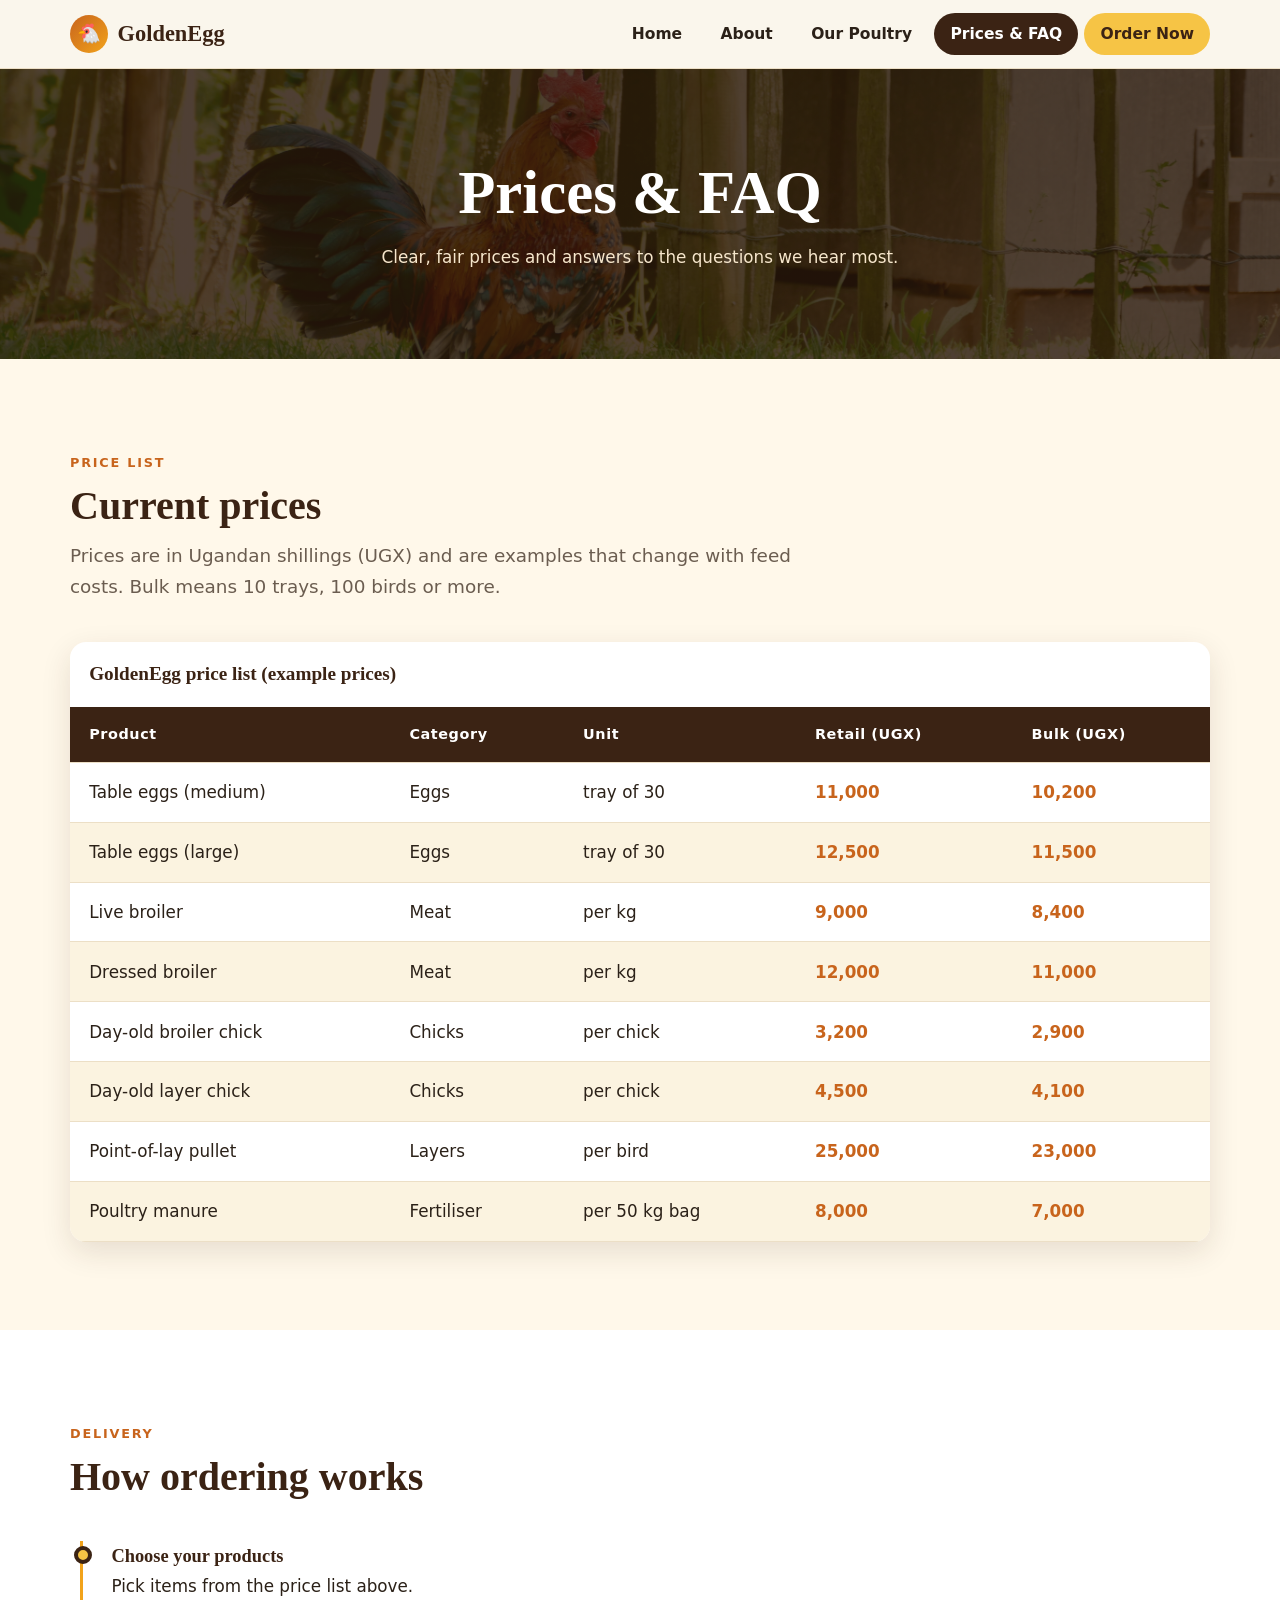
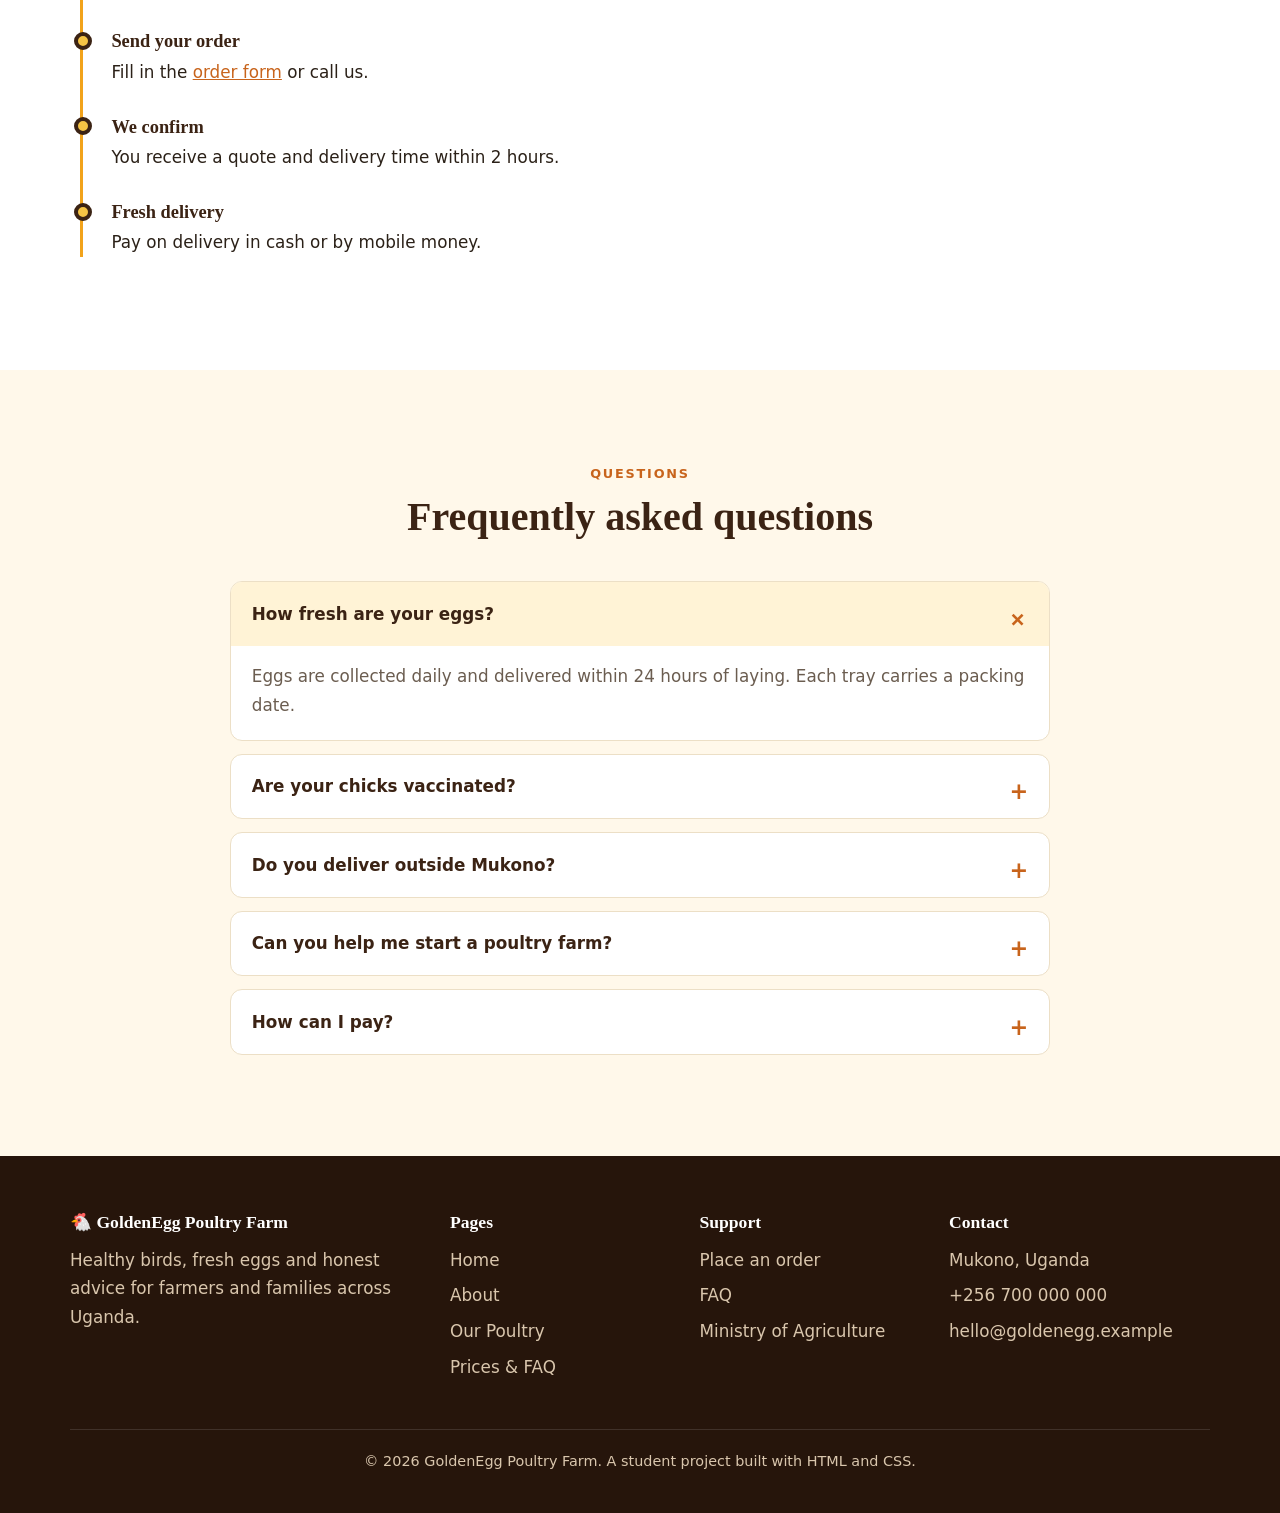
<file: goldenegg/shop.html>
<!DOCTYPE html>
<html lang="en">
<head>
  <meta charset="UTF-8">
  <meta name="viewport" content="width=device-width, initial-scale=1.0">
  <meta name="description" content="Price list and frequently asked questions for GoldenEgg Poultry Farm.">
  <title>Prices &amp; FAQ | GoldenEgg Poultry Farm</title>
  <link rel="icon" href="images/favicon.svg" type="image/svg+xml">
  <link rel="stylesheet" href="style.css">
</head>
<body>

  <header class="site-header">
    <div class="container header-inner">
      <a href="index.html" class="brand"><span class="brand-mark">&#128020;</span> GoldenEgg</a>
      <input type="checkbox" id="nav-toggle" class="nav-toggle" aria-label="Toggle menu">
      <label for="nav-toggle" class="burger" aria-hidden="true">&#9776;</label>
      <nav class="main-nav" aria-label="Main navigation">
        <ul>
          <li><a href="index.html">Home</a></li>
          <li><a href="about.html">About</a></li>
          <li><a href="products.html">Our Poultry</a></li>
          <li><a href="shop.html" class="active">Prices &amp; FAQ</a></li>
          <li><a href="contact.html" class="cta">Order Now</a></li>
        </ul>
      </nav>
    </div>
  </header>

  <section class="page-banner shop-banner">
    <div class="container">
      <h1>Prices &amp; FAQ</h1>
      <p>Clear, fair prices and answers to the questions we hear most.</p>
    </div>
  </section>

  <section class="section">
    <div class="container">
      <div class="section-head">
        <span class="eyebrow">Price list</span>
        <h2>Current prices</h2>
        <p class="lead">Prices are in Ugandan shillings (UGX) and are examples that change with feed costs. Bulk means 10 trays, 100 birds or more.</p>
      </div>
      <div class="table-wrap">
        <table>
          <caption>GoldenEgg price list (example prices)</caption>
          <thead>
            <tr><th>Product</th><th>Category</th><th>Unit</th><th>Retail (UGX)</th><th>Bulk (UGX)</th></tr>
          </thead>
          <tbody>
            <tr><td>Table eggs (medium)</td><td>Eggs</td><td>tray of 30</td><td class="price">11,000</td><td class="price">10,200</td></tr>
            <tr><td>Table eggs (large)</td><td>Eggs</td><td>tray of 30</td><td class="price">12,500</td><td class="price">11,500</td></tr>
            <tr><td>Live broiler</td><td>Meat</td><td>per kg</td><td class="price">9,000</td><td class="price">8,400</td></tr>
            <tr><td>Dressed broiler</td><td>Meat</td><td>per kg</td><td class="price">12,000</td><td class="price">11,000</td></tr>
            <tr><td>Day-old broiler chick</td><td>Chicks</td><td>per chick</td><td class="price">3,200</td><td class="price">2,900</td></tr>
            <tr><td>Day-old layer chick</td><td>Chicks</td><td>per chick</td><td class="price">4,500</td><td class="price">4,100</td></tr>
            <tr><td>Point-of-lay pullet</td><td>Layers</td><td>per bird</td><td class="price">25,000</td><td class="price">23,000</td></tr>
            <tr><td>Poultry manure</td><td>Fertiliser</td><td>per 50 kg bag</td><td class="price">8,000</td><td class="price">7,000</td></tr>
          </tbody>
        </table>
      </div>
    </div>
  </section>

  <section class="section alt">
    <div class="container">
      <div class="section-head">
        <span class="eyebrow">Delivery</span>
        <h2>How ordering works</h2>
      </div>
      <ol class="timeline">
        <li><strong>Choose your products</strong><br>Pick items from the price list above.</li>
        <li><strong>Send your order</strong><br>Fill in the <a href="contact.html">order form</a> or call us.</li>
        <li><strong>We confirm</strong><br>You receive a quote and delivery time within 2 hours.</li>
        <li><strong>Fresh delivery</strong><br>Pay on delivery in cash or by mobile money.</li>
      </ol>
    </div>
  </section>

  <section class="section" id="faq">
    <div class="container" style="max-width:820px">
      <div class="section-head center">
        <span class="eyebrow">Questions</span>
        <h2>Frequently asked questions</h2>
      </div>
      <details open>
        <summary>How fresh are your eggs?</summary>
        <p>Eggs are collected daily and delivered within 24 hours of laying. Each tray carries a packing date.</p>
      </details>
      <details>
        <summary>Are your chicks vaccinated?</summary>
        <p>Yes. Day-old chicks get their first vaccination at the hatchery, and we give you a schedule for the next ones.</p>
      </details>
      <details>
        <summary>Do you deliver outside Mukono?</summary>
        <p>We deliver daily to Kampala, Mukono, Entebbe and Jinja. Other districts are served twice a week. Chicks travel in ventilated boxes.</p>
      </details>
      <details>
        <summary>Can you help me start a poultry farm?</summary>
        <p>Yes. When you buy chicks from us, we advise you on housing, brooding, feeding and vaccination for free.</p>
      </details>
      <details>
        <summary>How can I pay?</summary>
        <p>We accept cash on delivery, MTN Mobile Money and Airtel Money.</p>
      </details>
    </div>
  </section>

  <footer class="site-footer">
    <div class="container">
      <div class="footer-grid">
        <div><h4>&#128020; GoldenEgg Poultry Farm</h4><p>Healthy birds, fresh eggs and honest advice for farmers and families across Uganda.</p></div>
        <div><h4>Pages</h4><ul><li><a href="index.html">Home</a></li><li><a href="about.html">About</a></li><li><a href="products.html">Our Poultry</a></li><li><a href="shop.html">Prices &amp; FAQ</a></li></ul></div>
        <div><h4>Support</h4><ul><li><a href="contact.html">Place an order</a></li><li><a href="shop.html#faq">FAQ</a></li><li><a href="https://www.maaif.go.ug" target="_blank" rel="noopener">Ministry of Agriculture</a></li></ul></div>
        <div><h4>Contact</h4><ul><li>Mukono, Uganda</li><li><a href="tel:+256700000000">+256 700 000 000</a></li><li><a href="mailto:hello@goldenegg.example">hello@goldenegg.example</a></li></ul></div>
      </div>
      <p class="footer-bottom">&copy; 2026 GoldenEgg Poultry Farm. A student project built with HTML and CSS.</p>
    </div>
  </footer>

</body>
</html>
</file>
<file: goldenegg/style.css>
/* =====================================================
   GoldenEgg Poultry Farm - shared stylesheet (HTML + CSS only)
   Sections:
   1. Design tokens (variables)   7. Cards and grids
   2. Reset and base              8. Feature / split sections
   3. Layout helpers              9. Table, FAQ, timeline
   4. Header and navigation      10. Form
   5. Hero and page banners      11. Footer
   6. Buttons                    12. Animations
                                 13. Responsive rules
   ===================================================== */

/* 1. DESIGN TOKENS: change a colour here and the whole site updates */
:root {
  --forest: #3b2314;
  --leaf: #c8641c;
  --lime: #f2a31b;
  --soil: #8a4a1c;
  --wheat: #f6c445;
  --cream: #fff8ea;
  --white: #ffffff;
  --ink: #2b2118;
  --muted: #6b5d50;
  --line: #ecdfc6;
  --radius: 16px;
  --shadow: 0 10px 30px rgba(59, 35, 20, 0.12);
  --shadow-lg: 0 18px 45px rgba(59, 35, 20, 0.22);
  --font-head: Georgia, "Times New Roman", serif;
  --font-body: system-ui, -apple-system, "Segoe UI", Roboto, Arial, sans-serif;
}

/* 2. RESET AND BASE */
*, *::before, *::after { box-sizing: border-box; margin: 0; padding: 0; }
html { scroll-behavior: smooth; }

body {
  font-family: var(--font-body);
  color: var(--ink);
  background: var(--cream);
  line-height: 1.7;
  font-size: 1.05rem;
}

img { max-width: 100%; height: auto; display: block; }

h1, h2, h3, h4 {
  font-family: var(--font-head);
  color: var(--forest);
  line-height: 1.2;
}
h1 { font-size: clamp(2.2rem, 5vw, 3.8rem); }
h2 { font-size: clamp(1.7rem, 3.5vw, 2.5rem); margin-bottom: 0.6rem; }
h3 { font-size: 1.3rem; margin-bottom: 0.4rem; }
p  { margin-bottom: 1rem; }
a  { color: var(--leaf); }
a:hover { color: var(--soil); }

:focus-visible { outline: 3px solid var(--wheat); outline-offset: 3px; }

/* 3. LAYOUT HELPERS */
.container { width: min(1140px, 92%); margin-inline: auto; }
.section { padding: clamp(3rem, 7vw, 5.5rem) 0; }
.section.alt { background: var(--white); }
.section.dark { background: var(--forest); color: var(--white); }
.section.dark h2, .section.dark h3 { color: var(--white); }
.center { text-align: center; }

.eyebrow {
  display: inline-block;
  color: var(--leaf);
  font-weight: 700;
  letter-spacing: 0.14em;
  text-transform: uppercase;
  font-size: 0.8rem;
  margin-bottom: 0.5rem;
}
.dark .eyebrow { color: var(--lime); }
.lead { font-size: 1.15rem; color: var(--muted); max-width: 62ch; }
.center .lead { margin-inline: auto; }
.dark .lead { color: #f1dfc6; }
.section-head { margin-bottom: 2.5rem; }

/* 4. HEADER AND NAVIGATION (mobile menu uses a hidden checkbox, no JS) */
.site-header {
  position: sticky; top: 0; z-index: 50;
  background: rgba(250, 246, 236, 0.92);
  backdrop-filter: blur(10px);
  border-bottom: 1px solid var(--line);
}
.header-inner {
  display: flex; align-items: center; justify-content: space-between;
  padding: 0.8rem 0;
}
.brand {
  display: flex; align-items: center; gap: 0.6rem;
  font-family: var(--font-head);
  font-size: 1.4rem; font-weight: bold;
  color: var(--forest); text-decoration: none;
}
.brand-mark {
  width: 38px; height: 38px; border-radius: 50%;
  background: linear-gradient(135deg, var(--leaf), var(--lime));
  display: grid; place-items: center; font-size: 1.2rem;
}
.main-nav ul { list-style: none; display: flex; gap: 0.4rem; align-items: center; }
.main-nav a {
  display: block; text-decoration: none;
  color: var(--ink); font-weight: 600; font-size: 0.97rem;
  padding: 0.5rem 1rem; border-radius: 999px;
  transition: background 0.25s, color 0.25s;
}
.main-nav a:hover, .main-nav a.active { background: var(--forest); color: var(--white); }
.main-nav a.cta { background: var(--wheat); color: var(--forest); }
.main-nav a.cta:hover { background: var(--forest); color: var(--white); }

.nav-toggle { display: none; }
.burger {
  display: none; cursor: pointer;
  width: 44px; height: 44px; border-radius: 10px;
  background: var(--forest); color: var(--white);
  align-items: center; justify-content: center; font-size: 1.5rem;
}

/* 5. HERO AND PAGE BANNERS */
.hero {
  position: relative; color: var(--white);
  background:
    linear-gradient(100deg, rgba(40, 22, 10, 0.88) 0%, rgba(40, 22, 10, 0.55) 55%, rgba(40, 22, 10, 0.15) 100%),
    url("images/b1.jpg") center / cover no-repeat;
  min-height: min(88vh, 720px);
  display: flex; align-items: center;
}
.hero h1 { color: var(--white); margin-bottom: 1rem; max-width: 16ch; }
.hero h1 span { color: var(--wheat); }
.hero p { font-size: 1.2rem; max-width: 52ch; color: #fbeed8; }
.hero-actions { display: flex; flex-wrap: wrap; gap: 1rem; margin-top: 1.8rem; }

.page-banner {
  color: var(--white); text-align: center;
  padding: clamp(3rem, 8vw, 5.5rem) 0;
  background: linear-gradient(rgba(40, 22, 10, 0.82), rgba(40, 22, 10, 0.82));
}
.photo-banner {
  min-height: clamp(22rem, 42vw, 34rem);
  display: grid;
  place-items: center;
  background-position: center;
  background-size: cover;
  background-repeat: no-repeat;
}
.about-banner {
  background-image:
    linear-gradient(rgba(40, 22, 10, 0.48), rgba(40, 22, 10, 0.48)),
    url("images/b6.jpg");
}
.products-banner {
  background-image:
    linear-gradient(rgba(40, 22, 10, 0.48), rgba(40, 22, 10, 0.48)),
    url("images/b7.jpg");
}
.contact-banner {
  background-image:
    linear-gradient(rgba(40, 22, 10, 0.48), rgba(40, 22, 10, 0.48)),
    url("images/Egg%20(1).jpg");
  background-position: center 42%;
}
.shop-banner {
  background:
    linear-gradient(rgba(40, 22, 10, 0.82), rgba(40, 22, 10, 0.82)),
    url("images/b4.jpg") center / cover no-repeat;
}
.page-banner h1 { color: var(--white); }
.page-banner p { color: #f6e6cc; max-width: 55ch; margin: 0.8rem auto 0; }

/* 6. BUTTONS */
.btn {
  display: inline-block; text-decoration: none; cursor: pointer;
  font: inherit; font-weight: 700;
  padding: 0.85rem 1.8rem; border-radius: 999px; border: 2px solid transparent;
  transition: transform 0.25s, box-shadow 0.25s, background 0.25s, color 0.25s;
}
.btn-primary { background: var(--wheat); color: var(--forest); }
.btn-primary:hover { background: var(--white); color: var(--forest); transform: translateY(-3px); box-shadow: var(--shadow-lg); }
.btn-outline { border-color: var(--white); color: var(--white); }
.btn-outline:hover { background: var(--white); color: var(--forest); transform: translateY(-3px); }
.btn-green { background: var(--forest); color: var(--white); }
.btn-green:hover { background: var(--leaf); color: var(--white); transform: translateY(-3px); }

/* Stats strip */
.stats {
  display: grid; grid-template-columns: repeat(auto-fit, minmax(160px, 1fr));
  gap: 1rem; margin-top: -3.2rem; position: relative; z-index: 5;
}
.stat {
  background: var(--white); border-radius: var(--radius);
  padding: 1.4rem 1rem; text-align: center; box-shadow: var(--shadow);
  border-bottom: 4px solid var(--lime);
}
.stat strong { display: block; font-family: var(--font-head); font-size: 2rem; color: var(--leaf); }
.stat span { color: var(--muted); font-size: 0.92rem; }

/* 7. CARDS AND GRIDS */
.grid { display: grid; gap: 1.6rem; }
.grid-3 { grid-template-columns: repeat(auto-fit, minmax(260px, 1fr)); }
.grid-4 { grid-template-columns: repeat(auto-fit, minmax(220px, 1fr)); }

.card {
  background: var(--white); border-radius: var(--radius);
  overflow: hidden; box-shadow: var(--shadow);
  border: 1px solid var(--line);
  transition: transform 0.3s, box-shadow 0.3s;
}
.card:hover { transform: translateY(-8px); box-shadow: var(--shadow-lg); }
.card img { width: 100%; aspect-ratio: 16 / 10; object-fit: cover; }
.card-body { padding: 1.3rem 1.4rem 1.6rem; }
.card-body p { color: var(--muted); margin-bottom: 0.6rem; }
.tag {
  display: inline-block; background: #fdecc8; color: var(--leaf);
  font-size: 0.78rem; font-weight: 700; padding: 0.2rem 0.7rem;
  border-radius: 999px; margin-bottom: 0.6rem;
}

.feature { text-align: center; padding: 1.8rem 1.2rem; border-radius: var(--radius); background: rgba(255, 255, 255, 0.07); border: 1px solid rgba(255, 255, 255, 0.15); transition: background 0.3s, transform 0.3s; }
.feature:hover { background: rgba(255, 255, 255, 0.14); transform: translateY(-5px); }
.feature .icon {
  width: 68px; height: 68px; margin: 0 auto 1rem; border-radius: 50%;
  background: var(--wheat); display: grid; place-items: center; font-size: 1.9rem;
}
.feature p { color: #f1dfc6; margin: 0; }

.quote {
  background: var(--white); border-radius: var(--radius);
  padding: 1.8rem; box-shadow: var(--shadow); border-left: 5px solid var(--wheat);
}
.quote blockquote { font-style: italic; margin-bottom: 1rem; }
.quote cite { font-style: normal; font-weight: 700; color: var(--forest); }
.quote small { display: block; color: var(--muted); }

/* 8. SPLIT SECTIONS (image + text side by side) */
.split {
  display: grid; grid-template-columns: 1fr 1fr;
  gap: clamp(1.5rem, 5vw, 4rem); align-items: center;
}
.split.reverse .split-media { order: 2; }
.split-media img { border-radius: var(--radius); box-shadow: var(--shadow-lg); width: 100%; }
.check-list { list-style: none; margin: 1rem 0 1.5rem; }
.check-list li { padding-left: 2rem; position: relative; margin-bottom: 0.55rem; }
.check-list li::before {
  content: "\2713"; position: absolute; left: 0; top: 0.1em;
  width: 1.4rem; height: 1.4rem; border-radius: 50%;
  background: var(--leaf); color: var(--white);
  font-size: 0.8rem; display: grid; place-items: center;
}

.cta-band {
  background: linear-gradient(120deg, var(--leaf), var(--forest));
  color: var(--white); border-radius: 24px;
  padding: clamp(2rem, 6vw, 3.5rem); text-align: center;
}
.cta-band h2 { color: var(--white); }
.cta-band p { color: #fbebd2; max-width: 55ch; margin-inline: auto; }

/* 9. TABLE, FAQ, TIMELINE */
.table-wrap { overflow-x: auto; border-radius: var(--radius); box-shadow: var(--shadow); background: var(--white); }
table { width: 100%; border-collapse: collapse; min-width: 560px; }
caption { caption-side: top; text-align: left; padding: 1rem 1.2rem; font-weight: 700; color: var(--forest); font-family: var(--font-head); font-size: 1.2rem; }
th, td { padding: 0.95rem 1.2rem; text-align: left; border-bottom: 1px solid var(--line); }
thead th { background: var(--forest); color: var(--white); font-size: 0.9rem; letter-spacing: 0.04em; }
tbody tr:nth-child(even) { background: #fbf3e0; }
tbody tr { transition: background 0.2s; }
tbody tr:hover { background: #ffe7a8; }
.order-status {
  display: inline-block;
  padding: 0.2rem 0.7rem;
  border-radius: 999px;
  font-size: 0.85rem;
  font-weight: 700;
  white-space: nowrap;
}
.order-status.delivered { background: #e2f2e5; color: #24633a; }
.order-status.pending { background: #fff0cc; color: #79520a; }
.price { font-weight: 700; color: var(--leaf); white-space: nowrap; }

details {
  background: var(--white); border: 1px solid var(--line);
  border-radius: 12px; margin-bottom: 0.8rem; overflow: hidden;
}
summary {
  cursor: pointer; padding: 1.1rem 1.3rem; font-weight: 700;
  color: var(--forest); list-style: none; position: relative; padding-right: 3rem;
}
summary::-webkit-details-marker { display: none; }
summary::after { content: "+"; position: absolute; right: 1.3rem; font-size: 1.4rem; color: var(--leaf); transition: transform 0.3s; }
details[open] summary::after { transform: rotate(45deg); }
details[open] summary { background: #fff3d6; }
details p { padding: 1rem 1.3rem 0.3rem; color: var(--muted); }

.timeline { list-style: none; border-left: 3px solid var(--lime); margin-left: 0.6rem; padding-left: 1.8rem; }
.timeline li { position: relative; margin-bottom: 1.6rem; }
.timeline li::before {
  content: ""; position: absolute; left: -2.35rem; top: 0.35rem;
  width: 18px; height: 18px; border-radius: 50%;
  background: var(--wheat); border: 4px solid var(--forest);
}
.timeline strong { color: var(--forest); font-family: var(--font-head); font-size: 1.15rem; }

/* 10. FORM */
.form-card { background: var(--white); border-radius: var(--radius); padding: clamp(1.4rem, 4vw, 2.4rem); box-shadow: var(--shadow); border: 1px solid var(--line); }
.form-grid { display: grid; grid-template-columns: 1fr 1fr; gap: 1.2rem; }
.form-row { display: flex; flex-direction: column; }
.form-row.full { grid-column: 1 / -1; }
label { font-weight: 700; margin-bottom: 0.35rem; font-size: 0.95rem; color: var(--forest); }
input[type="text"], input[type="email"], input[type="tel"], input[type="date"], input[type="number"], select, textarea {
  font: inherit; padding: 0.8rem 1rem; border: 2px solid var(--line);
  border-radius: 10px; background: var(--cream); color: var(--ink);
  transition: border-color 0.25s, box-shadow 0.25s, background 0.25s;
}
input:focus, select:focus, textarea:focus {
  outline: none; border-color: var(--leaf); background: var(--white);
  box-shadow: 0 0 0 4px rgba(200, 100, 28, 0.18);
}
fieldset { border: 2px solid var(--line); border-radius: 10px; padding: 0.8rem 1.1rem 1rem; }
legend { font-weight: 700; padding: 0 0.5rem; color: var(--forest); }
fieldset label { display: inline-flex; align-items: center; gap: 0.4rem; font-weight: 500; margin: 0.3rem 1.2rem 0 0; color: var(--ink); }
input[type="radio"], input[type="checkbox"] { accent-color: var(--leaf); width: 1.05rem; height: 1.05rem; }

.contact-list { list-style: none; }
.contact-list li { display: flex; gap: 1rem; margin-bottom: 1.2rem; align-items: flex-start; }
.contact-list .icon { flex: none; width: 48px; height: 48px; border-radius: 12px; background: #fdecc8; display: grid; place-items: center; font-size: 1.3rem; }

/* 11. FOOTER */
.site-footer { background: #26150b; color: #d9c6ad; padding: 3.5rem 0 1.5rem; }
.footer-grid { display: grid; grid-template-columns: 1.6fr 1fr 1fr 1.2fr; gap: 2rem; }
.site-footer h4 { color: var(--white); font-size: 1.1rem; margin-bottom: 0.8rem; }
.site-footer ul { list-style: none; }
.site-footer li { margin-bottom: 0.45rem; }
.site-footer a { color: #d9c6ad; text-decoration: none; }
.site-footer a:hover { color: var(--wheat); }
.footer-bottom { border-top: 1px solid rgba(255, 255, 255, 0.12); margin-top: 2.5rem; padding-top: 1.2rem; text-align: center; font-size: 0.9rem; }

/* 12. ANIMATIONS (pure CSS) */
@keyframes fadeUp { from { opacity: 0; transform: translateY(28px); } to { opacity: 1; transform: none; } }
.hero .container > * { animation: fadeUp 0.9s ease both; }
.hero .container > *:nth-child(2) { animation-delay: 0.15s; }
.hero .container > *:nth-child(3) { animation-delay: 0.3s; }
.stat { animation: fadeUp 0.8s ease both; }
.stat:nth-child(2) { animation-delay: 0.1s; }
.stat:nth-child(3) { animation-delay: 0.2s; }
.stat:nth-child(4) { animation-delay: 0.3s; }

@media (prefers-reduced-motion: reduce) {
  *, *::before, *::after { animation: none !important; transition: none !important; scroll-behavior: auto !important; }
}

/* 13. RESPONSIVE RULES */
@media (max-width: 900px) {
  .footer-grid { grid-template-columns: 1fr 1fr; }
  .split, .split.reverse { grid-template-columns: 1fr; }
  .split.reverse .split-media { order: 0; }
}

@media (max-width: 800px) {
  .burger { display: flex; }
  .main-nav {
    position: absolute; left: 0; right: 0; top: 100%;
    background: var(--cream); border-bottom: 1px solid var(--line);
    box-shadow: var(--shadow); display: none; padding: 0.8rem 4%;
  }
  .nav-toggle:checked ~ .main-nav { display: block; }
  .main-nav ul { flex-direction: column; align-items: stretch; }
  .main-nav a { padding: 0.8rem 1rem; }
  .header-inner { position: relative; }
}

@media (max-width: 600px) {
  body { font-size: 1rem; }
  .form-grid { grid-template-columns: 1fr; }
  .footer-grid { grid-template-columns: 1fr; }
  .hero { min-height: 78vh; }
  .stats { margin-top: -2rem; }
  .hero-actions .btn { width: 100%; text-align: center; }
}
</file>
